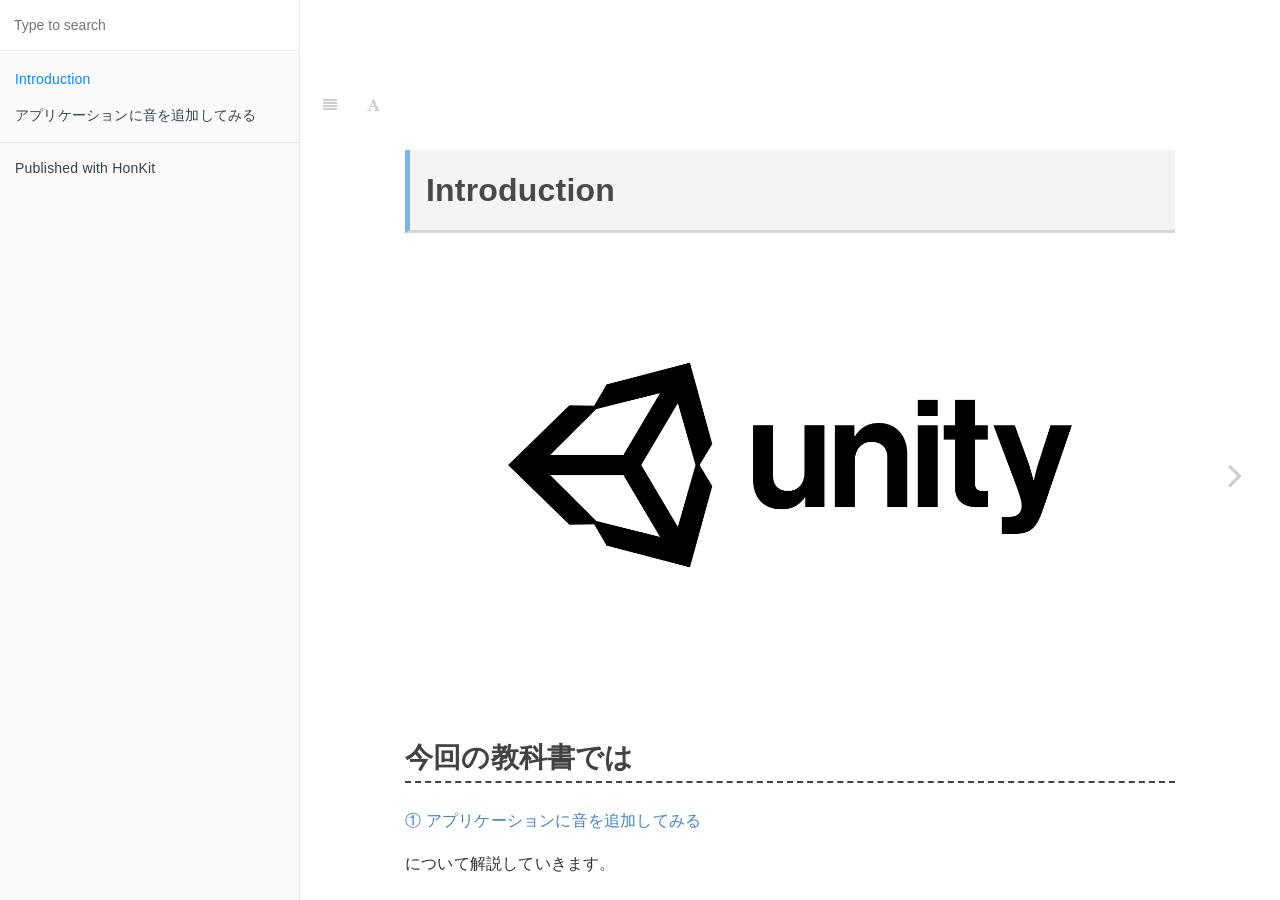
<file: _book/index.html>
<!DOCTYPE HTML>
<html lang="" >
    <head>
        <meta charset="UTF-8">
        <title>Introduction · HonKit</title>
        <meta http-equiv="X-UA-Compatible" content="IE=edge" />
        <meta name="description" content="">
        <meta name="generator" content="HonKit 3.6.15">
        
        
        
    
    <link rel="stylesheet" href="gitbook/style.css">

    
            
                
                <link rel="stylesheet" href="gitbook/gitbook-plugin-highlight/website.css">
                
            
                
                <link rel="stylesheet" href="gitbook/gitbook-plugin-search/search.css">
                
            
                
                <link rel="stylesheet" href="gitbook/gitbook-plugin-fontsettings/website.css">
                
            
        

    

    
        
        <link rel="stylesheet" href="styles/website.css">
        
    
        
    
        
    
        
    
        
    
        
    

        
    
    
    <meta name="HandheldFriendly" content="true"/>
    <meta name="viewport" content="width=device-width, initial-scale=1, user-scalable=no">
    <meta name="apple-mobile-web-app-capable" content="yes">
    <meta name="apple-mobile-web-app-status-bar-style" content="black">
    <link rel="apple-touch-icon-precomposed" sizes="152x152" href="gitbook/images/apple-touch-icon-precomposed-152.png">
    <link rel="shortcut icon" href="gitbook/images/favicon.ico" type="image/x-icon">

    
    <link rel="next" href="page1.html" />
    
    

    </head>
    <body>
        
<div class="book honkit-cloak">
    <div class="book-summary">
        
            
<div id="book-search-input" role="search">
    <input type="text" placeholder="Type to search" />
</div>

            
                <nav role="navigation">
                


<ul class="summary">
    
    

    

    
        
        
    
        <li class="chapter active" data-level="1.1" data-path="./">
            
                <a href="./">
            
                    
                    Introduction
            
                </a>
            

            
        </li>
    
        <li class="chapter " data-level="1.2" data-path="page1.html">
            
                <a href="page1.html">
            
                    
                    アプリケーションに音を追加してみる
            
                </a>
            

            
        </li>
    

    

    <li class="divider"></li>

    <li>
        <a href="https://github.com/honkit/honkit" target="blank" class="gitbook-link">
            Published with HonKit
        </a>
    </li>
</ul>


                </nav>
            
        
    </div>

    <div class="book-body">
        
            <div class="body-inner">
                
                    

<div class="book-header" role="navigation">
    

    <!-- Title -->
    <h1>
        <i class="fa fa-circle-o-notch fa-spin"></i>
        <a href="." >Introduction</a>
    </h1>
</div>




                    <div class="page-wrapper" tabindex="-1" role="main">
                        <div class="page-inner">
                            
<div id="book-search-results">
    <div class="search-noresults">
    
                                <section class="normal markdown-section">
                                
                                <h1 id="introduction">Introduction</h1>
<p><img src="img/unity-masterbrand-black.png" alt=""></p>
<h2 id="今回の教科書では">今回の教科書では</h2>
<p><a href="page1.html">① アプリケーションに音を追加してみる</a></p>
<!-- [② VRメニューの作成](page2.md) -->
<p>について解説していきます。</p>

                                
                                </section>
                            
    </div>
    <div class="search-results">
        <div class="has-results">
            
            <h1 class="search-results-title"><span class='search-results-count'></span> results matching "<span class='search-query'></span>"</h1>
            <ul class="search-results-list"></ul>
            
        </div>
        <div class="no-results">
            
            <h1 class="search-results-title">No results matching "<span class='search-query'></span>"</h1>
            
        </div>
    </div>
</div>

                        </div>
                    </div>
                
            </div>

            
                
                
                <a href="page1.html" class="navigation navigation-next navigation-unique" aria-label="Next page: アプリケーションに音を追加してみる">
                    <i class="fa fa-angle-right"></i>
                </a>
                
            
        
    </div>

    <script>
        var gitbook = gitbook || [];
        gitbook.push(function() {
            gitbook.page.hasChanged({"page":{"title":"Introduction","level":"1.1","depth":1,"next":{"title":"アプリケーションに音を追加してみる","level":"1.2","depth":1,"path":"page1.md","ref":"./page1.md","articles":[]},"dir":"ltr"},"config":{"gitbook":"*","theme":"default","variables":{},"plugins":["livereload"],"pluginsConfig":{"livereload":{},"highlight":{},"search":{},"lunr":{"maxIndexSize":1000000,"ignoreSpecialCharacters":false},"fontsettings":{"theme":"white","family":"sans","size":2},"theme-default":{"styles":{"website":"styles/website.css","pdf":"styles/pdf.css","epub":"styles/epub.css","mobi":"styles/mobi.css","ebook":"styles/ebook.css","print":"styles/print.css"},"showLevel":false}},"structure":{"langs":"LANGS.md","readme":"README.md","glossary":"GLOSSARY.md","summary":"SUMMARY.md"},"pdf":{"pageNumbers":true,"fontSize":12,"fontFamily":"Arial","paperSize":"a4","chapterMark":"pagebreak","pageBreaksBefore":"/","margin":{"right":62,"left":62,"top":56,"bottom":56},"embedFonts":false},"styles":{"website":"styles/website.css","pdf":"styles/pdf.css","epub":"styles/epub.css","mobi":"styles/mobi.css","ebook":"styles/ebook.css","print":"styles/print.css"}},"file":{"path":"README.md","mtime":"2021-04-04T06:56:42.258Z","type":"markdown"},"gitbook":{"version":"3.6.15","time":"2021-04-04T12:47:52.709Z"},"basePath":".","book":{"language":""}});
        });
    </script>
</div>

        
    <noscript>
        <style>
            .honkit-cloak {
                display: block !important;
            }
        </style>
    </noscript>
    <script>
        // Restore sidebar state as critical path for prevent layout shift
        function __init__getSidebarState(defaultValue){
            var baseKey = "";
            var key = baseKey + ":sidebar";
            try {
                var value = localStorage[key];
                if (value === undefined) {
                    return defaultValue;
                }
                var parsed = JSON.parse(value);
                return parsed == null ? defaultValue : parsed;
            } catch (e) {
                return defaultValue;
            }
        }
        function __init__restoreLastSidebarState() {
            var isMobile = window.matchMedia("(max-width: 600px)").matches;
            if (isMobile) {
                // Init last state if not mobile
                return;
            }
            var sidebarState = __init__getSidebarState(true);
            var book = document.querySelector(".book");
            // Show sidebar if it enabled
            if (sidebarState && book) {
                book.classList.add("without-animation", "with-summary");
            }
        }

        try {
            __init__restoreLastSidebarState();
        } finally {
            var book = document.querySelector(".book");
            book.classList.remove("honkit-cloak");
        }
    </script>
    <script src="gitbook/gitbook.js"></script>
    <script src="gitbook/theme.js"></script>
    
        
        <script src="gitbook/gitbook-plugin-livereload/plugin.js"></script>
        
    
        
        <script src="gitbook/gitbook-plugin-search/search-engine.js"></script>
        
    
        
        <script src="gitbook/gitbook-plugin-search/search.js"></script>
        
    
        
        <script src="gitbook/gitbook-plugin-lunr/lunr.min.js"></script>
        
    
        
        <script src="gitbook/gitbook-plugin-lunr/search-lunr.js"></script>
        
    
        
        <script src="gitbook/gitbook-plugin-fontsettings/fontsettings.js"></script>
        
    

    </body>
</html>
</file>
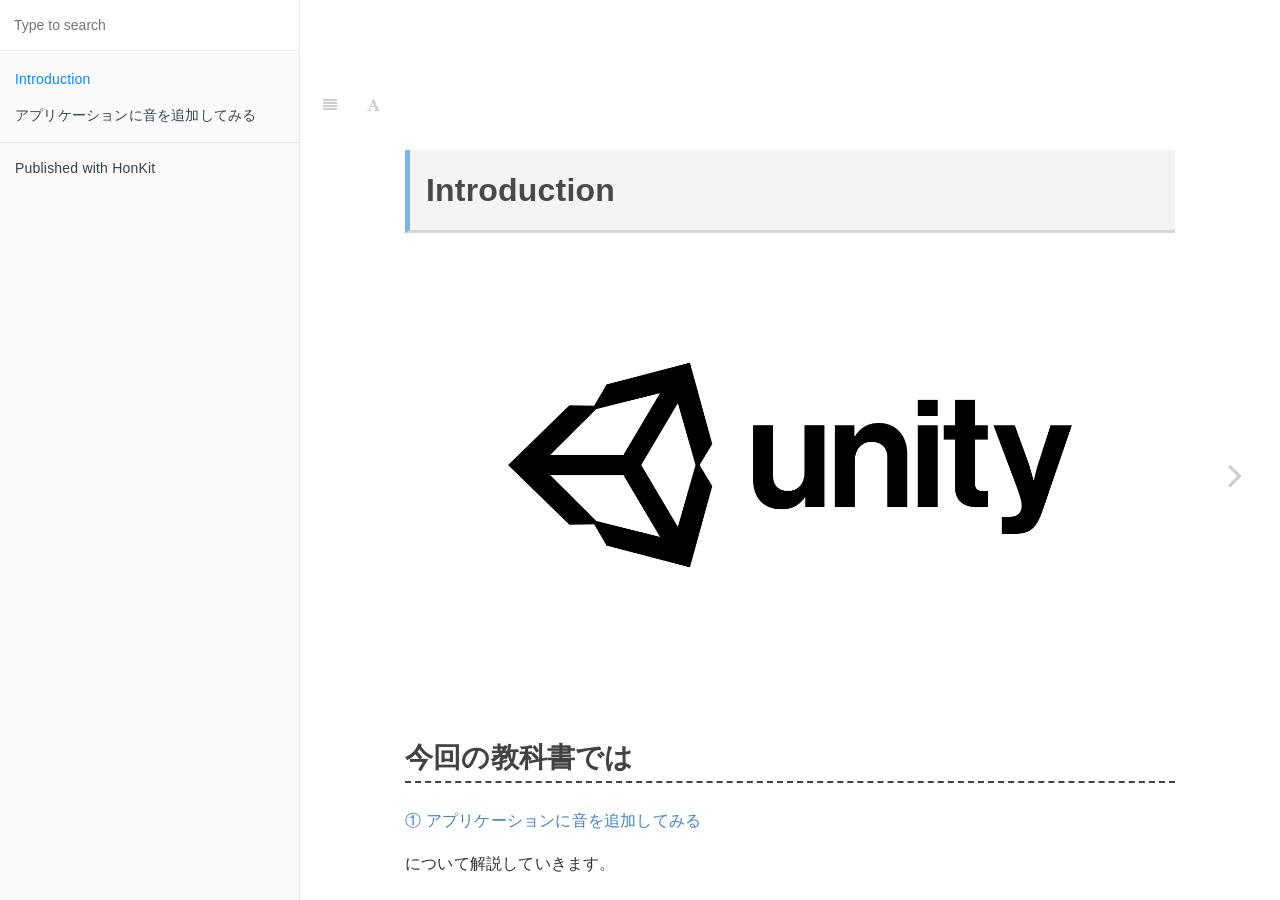
<file: docs/index.html>
<!DOCTYPE HTML>
<html lang="" >
    <head>
        <meta charset="UTF-8">
        <title>Introduction · HonKit</title>
        <meta http-equiv="X-UA-Compatible" content="IE=edge" />
        <meta name="description" content="">
        <meta name="generator" content="HonKit 3.6.15">
        
        
        
    
    <link rel="stylesheet" href="gitbook/style.css">

    
            
                
                <link rel="stylesheet" href="gitbook/gitbook-plugin-highlight/website.css">
                
            
                
                <link rel="stylesheet" href="gitbook/gitbook-plugin-search/search.css">
                
            
                
                <link rel="stylesheet" href="gitbook/gitbook-plugin-fontsettings/website.css">
                
            
        

    

    
        
        <link rel="stylesheet" href="styles/website.css">
        
    
        
    
        
    
        
    
        
    
        
    

        
    
    
    <meta name="HandheldFriendly" content="true"/>
    <meta name="viewport" content="width=device-width, initial-scale=1, user-scalable=no">
    <meta name="apple-mobile-web-app-capable" content="yes">
    <meta name="apple-mobile-web-app-status-bar-style" content="black">
    <link rel="apple-touch-icon-precomposed" sizes="152x152" href="gitbook/images/apple-touch-icon-precomposed-152.png">
    <link rel="shortcut icon" href="gitbook/images/favicon.ico" type="image/x-icon">

    
    <link rel="next" href="page1.html" />
    
    

    </head>
    <body>
        
<div class="book honkit-cloak">
    <div class="book-summary">
        
            
<div id="book-search-input" role="search">
    <input type="text" placeholder="Type to search" />
</div>

            
                <nav role="navigation">
                


<ul class="summary">
    
    

    

    
        
        
    
        <li class="chapter active" data-level="1.1" data-path="./">
            
                <a href="./">
            
                    
                    Introduction
            
                </a>
            

            
        </li>
    
        <li class="chapter " data-level="1.2" data-path="page1.html">
            
                <a href="page1.html">
            
                    
                    アプリケーションに音を追加してみる
            
                </a>
            

            
        </li>
    

    

    <li class="divider"></li>

    <li>
        <a href="https://github.com/honkit/honkit" target="blank" class="gitbook-link">
            Published with HonKit
        </a>
    </li>
</ul>


                </nav>
            
        
    </div>

    <div class="book-body">
        
            <div class="body-inner">
                
                    

<div class="book-header" role="navigation">
    

    <!-- Title -->
    <h1>
        <i class="fa fa-circle-o-notch fa-spin"></i>
        <a href="." >Introduction</a>
    </h1>
</div>




                    <div class="page-wrapper" tabindex="-1" role="main">
                        <div class="page-inner">
                            
<div id="book-search-results">
    <div class="search-noresults">
    
                                <section class="normal markdown-section">
                                
                                <h1 id="introduction">Introduction</h1>
<p><img src="img/unity-masterbrand-black.png" alt=""></p>
<h2 id="今回の教科書では">今回の教科書では</h2>
<p><a href="page1.html">① アプリケーションに音を追加してみる</a></p>
<!-- [② VRメニューの作成](page2.md) -->
<p>について解説していきます。</p>

                                
                                </section>
                            
    </div>
    <div class="search-results">
        <div class="has-results">
            
            <h1 class="search-results-title"><span class='search-results-count'></span> results matching "<span class='search-query'></span>"</h1>
            <ul class="search-results-list"></ul>
            
        </div>
        <div class="no-results">
            
            <h1 class="search-results-title">No results matching "<span class='search-query'></span>"</h1>
            
        </div>
    </div>
</div>

                        </div>
                    </div>
                
            </div>

            
                
                
                <a href="page1.html" class="navigation navigation-next navigation-unique" aria-label="Next page: アプリケーションに音を追加してみる">
                    <i class="fa fa-angle-right"></i>
                </a>
                
            
        
    </div>

    <script>
        var gitbook = gitbook || [];
        gitbook.push(function() {
            gitbook.page.hasChanged({"page":{"title":"Introduction","level":"1.1","depth":1,"next":{"title":"アプリケーションに音を追加してみる","level":"1.2","depth":1,"path":"page1.md","ref":"./page1.md","articles":[]},"dir":"ltr"},"config":{"gitbook":"*","theme":"default","variables":{},"plugins":[],"pluginsConfig":{"highlight":{},"search":{},"lunr":{"maxIndexSize":1000000,"ignoreSpecialCharacters":false},"fontsettings":{"theme":"white","family":"sans","size":2},"theme-default":{"styles":{"website":"styles/website.css","pdf":"styles/pdf.css","epub":"styles/epub.css","mobi":"styles/mobi.css","ebook":"styles/ebook.css","print":"styles/print.css"},"showLevel":false}},"structure":{"langs":"LANGS.md","readme":"README.md","glossary":"GLOSSARY.md","summary":"SUMMARY.md"},"pdf":{"pageNumbers":true,"fontSize":12,"fontFamily":"Arial","paperSize":"a4","chapterMark":"pagebreak","pageBreaksBefore":"/","margin":{"right":62,"left":62,"top":56,"bottom":56},"embedFonts":false},"styles":{"website":"styles/website.css","pdf":"styles/pdf.css","epub":"styles/epub.css","mobi":"styles/mobi.css","ebook":"styles/ebook.css","print":"styles/print.css"}},"file":{"path":"README.md","mtime":"2021-04-04T06:56:42.258Z","type":"markdown"},"gitbook":{"version":"3.6.15","time":"2021-04-04T13:22:54.200Z"},"basePath":".","book":{"language":""}});
        });
    </script>
</div>

        
    <noscript>
        <style>
            .honkit-cloak {
                display: block !important;
            }
        </style>
    </noscript>
    <script>
        // Restore sidebar state as critical path for prevent layout shift
        function __init__getSidebarState(defaultValue){
            var baseKey = "";
            var key = baseKey + ":sidebar";
            try {
                var value = localStorage[key];
                if (value === undefined) {
                    return defaultValue;
                }
                var parsed = JSON.parse(value);
                return parsed == null ? defaultValue : parsed;
            } catch (e) {
                return defaultValue;
            }
        }
        function __init__restoreLastSidebarState() {
            var isMobile = window.matchMedia("(max-width: 600px)").matches;
            if (isMobile) {
                // Init last state if not mobile
                return;
            }
            var sidebarState = __init__getSidebarState(true);
            var book = document.querySelector(".book");
            // Show sidebar if it enabled
            if (sidebarState && book) {
                book.classList.add("without-animation", "with-summary");
            }
        }

        try {
            __init__restoreLastSidebarState();
        } finally {
            var book = document.querySelector(".book");
            book.classList.remove("honkit-cloak");
        }
    </script>
    <script src="gitbook/gitbook.js"></script>
    <script src="gitbook/theme.js"></script>
    
        
        <script src="gitbook/gitbook-plugin-search/search-engine.js"></script>
        
    
        
        <script src="gitbook/gitbook-plugin-search/search.js"></script>
        
    
        
        <script src="gitbook/gitbook-plugin-lunr/lunr.min.js"></script>
        
    
        
        <script src="gitbook/gitbook-plugin-lunr/search-lunr.js"></script>
        
    
        
        <script src="gitbook/gitbook-plugin-fontsettings/fontsettings.js"></script>
        
    

    </body>
</html>
</file>
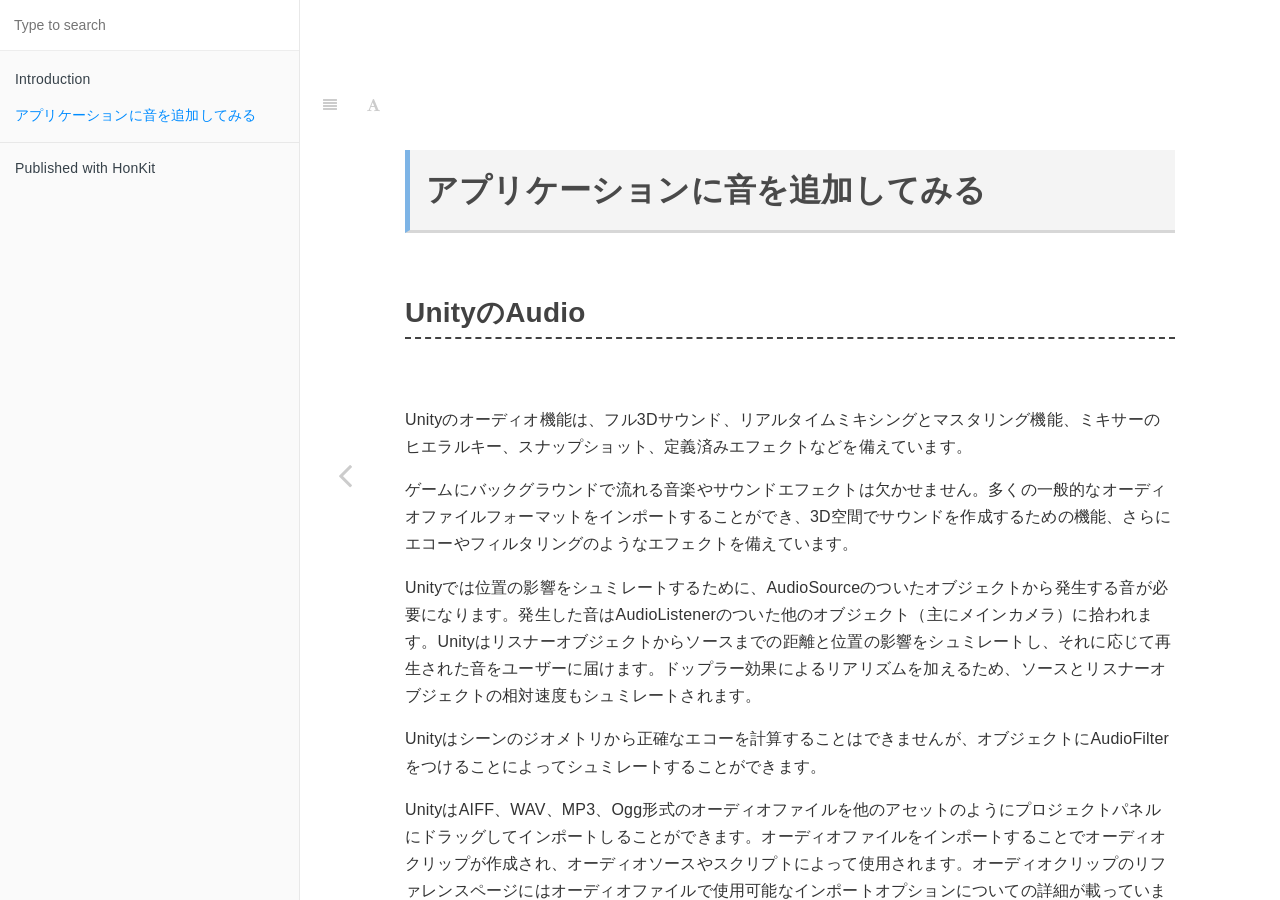
<file: _book/page1.html>
<!DOCTYPE HTML>
<html lang="" >
    <head>
        <meta charset="UTF-8">
        <title>アプリケーションに音を追加してみる · HonKit</title>
        <meta http-equiv="X-UA-Compatible" content="IE=edge" />
        <meta name="description" content="">
        <meta name="generator" content="HonKit 3.6.15">
        
        
        
    
    <link rel="stylesheet" href="gitbook/style.css">

    
            
                
                <link rel="stylesheet" href="gitbook/gitbook-plugin-highlight/website.css">
                
            
                
                <link rel="stylesheet" href="gitbook/gitbook-plugin-search/search.css">
                
            
                
                <link rel="stylesheet" href="gitbook/gitbook-plugin-fontsettings/website.css">
                
            
        

    

    
        
        <link rel="stylesheet" href="styles/website.css">
        
    
        
    
        
    
        
    
        
    
        
    

        
    
    
    <meta name="HandheldFriendly" content="true"/>
    <meta name="viewport" content="width=device-width, initial-scale=1, user-scalable=no">
    <meta name="apple-mobile-web-app-capable" content="yes">
    <meta name="apple-mobile-web-app-status-bar-style" content="black">
    <link rel="apple-touch-icon-precomposed" sizes="152x152" href="gitbook/images/apple-touch-icon-precomposed-152.png">
    <link rel="shortcut icon" href="gitbook/images/favicon.ico" type="image/x-icon">

    
    
    <link rel="prev" href="./" />
    

    </head>
    <body>
        
<div class="book honkit-cloak">
    <div class="book-summary">
        
            
<div id="book-search-input" role="search">
    <input type="text" placeholder="Type to search" />
</div>

            
                <nav role="navigation">
                


<ul class="summary">
    
    

    

    
        
        
    
        <li class="chapter " data-level="1.1" data-path="./">
            
                <a href="./">
            
                    
                    Introduction
            
                </a>
            

            
        </li>
    
        <li class="chapter active" data-level="1.2" data-path="page1.html">
            
                <a href="page1.html">
            
                    
                    アプリケーションに音を追加してみる
            
                </a>
            

            
        </li>
    

    

    <li class="divider"></li>

    <li>
        <a href="https://github.com/honkit/honkit" target="blank" class="gitbook-link">
            Published with HonKit
        </a>
    </li>
</ul>


                </nav>
            
        
    </div>

    <div class="book-body">
        
            <div class="body-inner">
                
                    

<div class="book-header" role="navigation">
    

    <!-- Title -->
    <h1>
        <i class="fa fa-circle-o-notch fa-spin"></i>
        <a href="." >アプリケーションに音を追加してみる</a>
    </h1>
</div>




                    <div class="page-wrapper" tabindex="-1" role="main">
                        <div class="page-inner">
                            
<div id="book-search-results">
    <div class="search-noresults">
    
                                <section class="normal markdown-section">
                                
                                <h1 id="アプリケーションに音を追加してみる">アプリケーションに音を追加してみる</h1>
<h2 id="unityのaudio">UnityのAudio</h2>
<p><br></p>
<p>Unityのオーディオ機能は、フル3Dサウンド、リアルタイムミキシングとマスタリング機能、ミキサーのヒエラルキー、スナップショット、定義済みエフェクトなどを備えています。</p>
<p>ゲームにバックグラウンドで流れる音楽やサウンドエフェクトは欠かせません。多くの一般的なオーディオファイルフォーマットをインポートすることができ、3D空間でサウンドを作成するための機能、さらにエコーやフィルタリングのようなエフェクトを備えています。</p>
<p>Unityでは位置の影響をシュミレートするために、AudioSourceのついたオブジェクトから発生する音が必要になります。発生した音はAudioListenerのついた他のオブジェクト（主にメインカメラ）に拾われます。Unityはリスナーオブジェクトからソースまでの距離と位置の影響をシュミレートし、それに応じて再生された音をユーザーに届けます。ドップラー効果によるリアリズムを加えるため、ソースとリスナーオブジェクトの相対速度もシュミレートされます。</p>
<p>Unityはシーンのジオメトリから正確なエコーを計算することはできませんが、オブジェクトにAudioFilterをつけることによってシュミレートすることができます。</p>
<p>UnityはAIFF、WAV、MP3、Ogg形式のオーディオファイルを他のアセットのようにプロジェクトパネルにドラッグしてインポートしることができます。オーディオファイルをインポートすることでオーディオクリップが作成され、オーディオソースやスクリプトによって使用されます。オーディオクリップのリファレンスページにはオーディオファイルで使用可能なインポートオプションについての詳細が載っています。</p>
<p><br></p>
<h2 id="bgmを追加してみよう">BGMを追加してみよう</h2>
<p>まず初めにアプリケーション内で常に再生されるBGMをつけてみたいと思います。</p>
<p>Unityのプロジェクトを開き、BGMとして流すための音データをインポートしてください。</p>
<p>音データはUnityのアセットストアからダウンロードしても構いませんし、別のサイトからダウンロードして使用しても構いません。<br>著作権にのみ気をつけてください。</p>
<p>形式は上記に書いてあるものを使用します。</p>
<p><br></p>
<p><img src="img/image1-1.png" alt=""></p>
<p>音データをUnityのAssetsフォルダにインポートしたら新規でSoundsフォルダを作成し、その中に格納してください。</p>
<p>そしてその音データをヒエラルキーウィンドウにドラッグ&amp;ドロップしましょう。</p>
<p>そうすると上記の画像のように音データがUnityのシーン内に配置されます。</p>
<p><br></p>
<p><img src="img/image1-2.png" alt=""></p>
<p>インスペクターウィンドウを見てみると、このように自動的にAudioSourceコンポーネントが追加されています。
デフォルトで「Play On Awake」のチェックがついているかと思います。<br>これはこのシーンが開いた時に自動的にこの音データを再生させることができるようにするという意味です。</p>
<p>今回はBGMなのでその下の「Loop」にもチェックを入れてください。<br>これでこの音データをループで再生させることができます。</p>
<p>このままだと少しBGMが大きすぎるので、下のVolumeを調整してください。</p>
<p>ここまで終わったら、一度実行してみましょう。</p>
<p>無事にBGMが鳴っていれば成功です。</p>
<p><br></p>
<h2 id="効果音を追加してみよう">効果音を追加してみよう</h2>
<p>無事BGMが鳴ったので、次は効果音を鳴らしてみたと思います。</p>
<p>今回は単純にプレイヤーが壁に当たったら当たったような効果音を再生するようにしたいと思います。これを応用すれば、例えば家具に当たった場合の音や、メニューの操作音等を自由に設定することができます。</p>
<p>効果音を追加するに当たって、まずはプレイヤーを配置する必要があります。</p>
<p>プレイヤーの配置方法や移動方法などは<a href="https://hinode000jp.github.io/UnityTextBook3/page1.html" target="_blank">こちら</a>の教科書を参考に作成してください。</p>
<p><img src="img/image1-3.png" alt=""></p>
<p>教科書をみながら作成してもらえれば、このようにキーボードとマウスで操作できるプレイヤーを作成できているかと思います。  </p>
<p><br></p>
<h3 id="効果音をインポート">効果音をインポート</h3>
<p><img src="img/image1-4.png" alt=""></p>
<p>まずは壁にぶつかった時の効果音をUnityのアセットストアか別のサイトなどからインポートしてください。</p>
<p>そしてSoundsフォルダに格納しておきましょう。</p>
<p><br></p>
<p><img src="img/image1-5.png" alt=""></p>
<p>次にPlayerとなるカプセルにAudioSourceコンポーネントをアタッチします。<br>今回は当たった時に効果音を鳴らすので、Play On Awakeのチェックは外しておきましょう。<br>そしてAUdioSourceコンポーネント内のAudioClipの場所にプロジェクトウィンドウから今回再生する効果音をドラッグ&amp;ドロップしてください。</p>
<p>ここでもボリューム等を調整しておきます。（実際に聞いてから修正しても構いません）</p>
<p>AudioSourceは音を再生するためのプレイヤーのような役割を果たします。</p>
<p><br></p>
<p>次にVisualStudioでPlayerControllerスクリプトを開き、コードを以下のように変更してください。</p>
<pre><code class="lang-c#"><span class="hljs-keyword">using</span> System.Collections;
<span class="hljs-keyword">using</span> System.Collections.Generic;
<span class="hljs-keyword">using</span> UnityEngine;

<span class="hljs-keyword">public</span> <span class="hljs-keyword">class</span> <span class="hljs-title">PlayerController</span> : <span class="hljs-title">MonoBehaviour</span>
{
    <span class="hljs-keyword">public</span> <span class="hljs-built_in">float</span> speed = <span class="hljs-number">0.02f</span>;
    AudioSource audioSource;

    <span class="hljs-function"><span class="hljs-keyword">private</span> <span class="hljs-keyword">void</span> <span class="hljs-title">Start</span>(<span class="hljs-params"></span>)</span>
    {
        audioSource = GetComponent&lt;AudioSource&gt;();
    }

    <span class="hljs-comment">// Update is called once per frame</span>
    <span class="hljs-function"><span class="hljs-keyword">void</span> <span class="hljs-title">Update</span>(<span class="hljs-params"></span>)</span>
    {
        <span class="hljs-built_in">float</span> x = Input.GetAxis(<span class="hljs-string">&quot;Horizontal&quot;</span>);
        <span class="hljs-built_in">float</span> z = Input.GetAxis(<span class="hljs-string">&quot;Vertical&quot;</span>);

        transform.Translate(x * speed, <span class="hljs-number">0.0f</span>, z * speed);
    }

    <span class="hljs-function"><span class="hljs-keyword">private</span> <span class="hljs-keyword">void</span> <span class="hljs-title">OnCollisionEnter</span>(<span class="hljs-params">Collision collision</span>)</span>
    {
        <span class="hljs-keyword">if</span> (collision.gameObject.CompareTag(<span class="hljs-string">&quot;Wall&quot;</span>))
        {
            audioSource.Play();
        }
    }
}
</code></pre>
<p><code>AudioSource audioSource;</code>で AudioSource型の変数を定義し、Startメソッド内でカプセルについているAudioSourceを取得しています。</p>
<p>次に<code>private void OnCollisionEnter(Collision collision)</code>でオブジェクト通しの衝突が発生した時にこちらのメソッドが実行されるようにします。</p>
<p>そして<code>if (collision.gameObject.CompareTag(&quot;Wall&quot;))</code>でもしカプセルと衝突したオブジェクトのタグがWallだった場合という条件下で、<code>audioSource.Play();</code>というコードで効果音を再生するようにしています。
ここまで書けたらコードを保存してUnityに戻りましょう。</p>
<p><img src="img/image1-6.png" alt=""></p>
<p>最後に壁のオブジェクト全てに「Wall」という名前のタグを作成し追加してください。<br>ここまでできたら一度実行してみましょう。  </p>
<p>プレイヤーが壁にぶつかった時に効果音が流れていれば成功です。</p>

                                
                                </section>
                            
    </div>
    <div class="search-results">
        <div class="has-results">
            
            <h1 class="search-results-title"><span class='search-results-count'></span> results matching "<span class='search-query'></span>"</h1>
            <ul class="search-results-list"></ul>
            
        </div>
        <div class="no-results">
            
            <h1 class="search-results-title">No results matching "<span class='search-query'></span>"</h1>
            
        </div>
    </div>
</div>

                        </div>
                    </div>
                
            </div>

            
                
                <a href="./" class="navigation navigation-prev navigation-unique" aria-label="Previous page: Introduction">
                    <i class="fa fa-angle-left"></i>
                </a>
                
                
            
        
    </div>

    <script>
        var gitbook = gitbook || [];
        gitbook.push(function() {
            gitbook.page.hasChanged({"page":{"title":"アプリケーションに音を追加してみる","level":"1.2","depth":1,"previous":{"title":"Introduction","level":"1.1","depth":1,"path":"README.md","ref":"README.md","articles":[]},"dir":"ltr"},"config":{"gitbook":"*","theme":"default","variables":{},"plugins":["livereload"],"pluginsConfig":{"livereload":{},"highlight":{},"search":{},"lunr":{"maxIndexSize":1000000,"ignoreSpecialCharacters":false},"fontsettings":{"theme":"white","family":"sans","size":2},"theme-default":{"styles":{"website":"styles/website.css","pdf":"styles/pdf.css","epub":"styles/epub.css","mobi":"styles/mobi.css","ebook":"styles/ebook.css","print":"styles/print.css"},"showLevel":false}},"structure":{"langs":"LANGS.md","readme":"README.md","glossary":"GLOSSARY.md","summary":"SUMMARY.md"},"pdf":{"pageNumbers":true,"fontSize":12,"fontFamily":"Arial","paperSize":"a4","chapterMark":"pagebreak","pageBreaksBefore":"/","margin":{"right":62,"left":62,"top":56,"bottom":56},"embedFonts":false},"styles":{"website":"styles/website.css","pdf":"styles/pdf.css","epub":"styles/epub.css","mobi":"styles/mobi.css","ebook":"styles/ebook.css","print":"styles/print.css"}},"file":{"path":"page1.md","mtime":"2021-04-04T12:47:21.277Z","type":"markdown"},"gitbook":{"version":"3.6.15","time":"2021-04-04T12:47:52.709Z"},"basePath":".","book":{"language":""}});
        });
    </script>
</div>

        
    <noscript>
        <style>
            .honkit-cloak {
                display: block !important;
            }
        </style>
    </noscript>
    <script>
        // Restore sidebar state as critical path for prevent layout shift
        function __init__getSidebarState(defaultValue){
            var baseKey = "";
            var key = baseKey + ":sidebar";
            try {
                var value = localStorage[key];
                if (value === undefined) {
                    return defaultValue;
                }
                var parsed = JSON.parse(value);
                return parsed == null ? defaultValue : parsed;
            } catch (e) {
                return defaultValue;
            }
        }
        function __init__restoreLastSidebarState() {
            var isMobile = window.matchMedia("(max-width: 600px)").matches;
            if (isMobile) {
                // Init last state if not mobile
                return;
            }
            var sidebarState = __init__getSidebarState(true);
            var book = document.querySelector(".book");
            // Show sidebar if it enabled
            if (sidebarState && book) {
                book.classList.add("without-animation", "with-summary");
            }
        }

        try {
            __init__restoreLastSidebarState();
        } finally {
            var book = document.querySelector(".book");
            book.classList.remove("honkit-cloak");
        }
    </script>
    <script src="gitbook/gitbook.js"></script>
    <script src="gitbook/theme.js"></script>
    
        
        <script src="gitbook/gitbook-plugin-livereload/plugin.js"></script>
        
    
        
        <script src="gitbook/gitbook-plugin-search/search-engine.js"></script>
        
    
        
        <script src="gitbook/gitbook-plugin-search/search.js"></script>
        
    
        
        <script src="gitbook/gitbook-plugin-lunr/lunr.min.js"></script>
        
    
        
        <script src="gitbook/gitbook-plugin-lunr/search-lunr.js"></script>
        
    
        
        <script src="gitbook/gitbook-plugin-fontsettings/fontsettings.js"></script>
        
    

    </body>
</html>
</file>
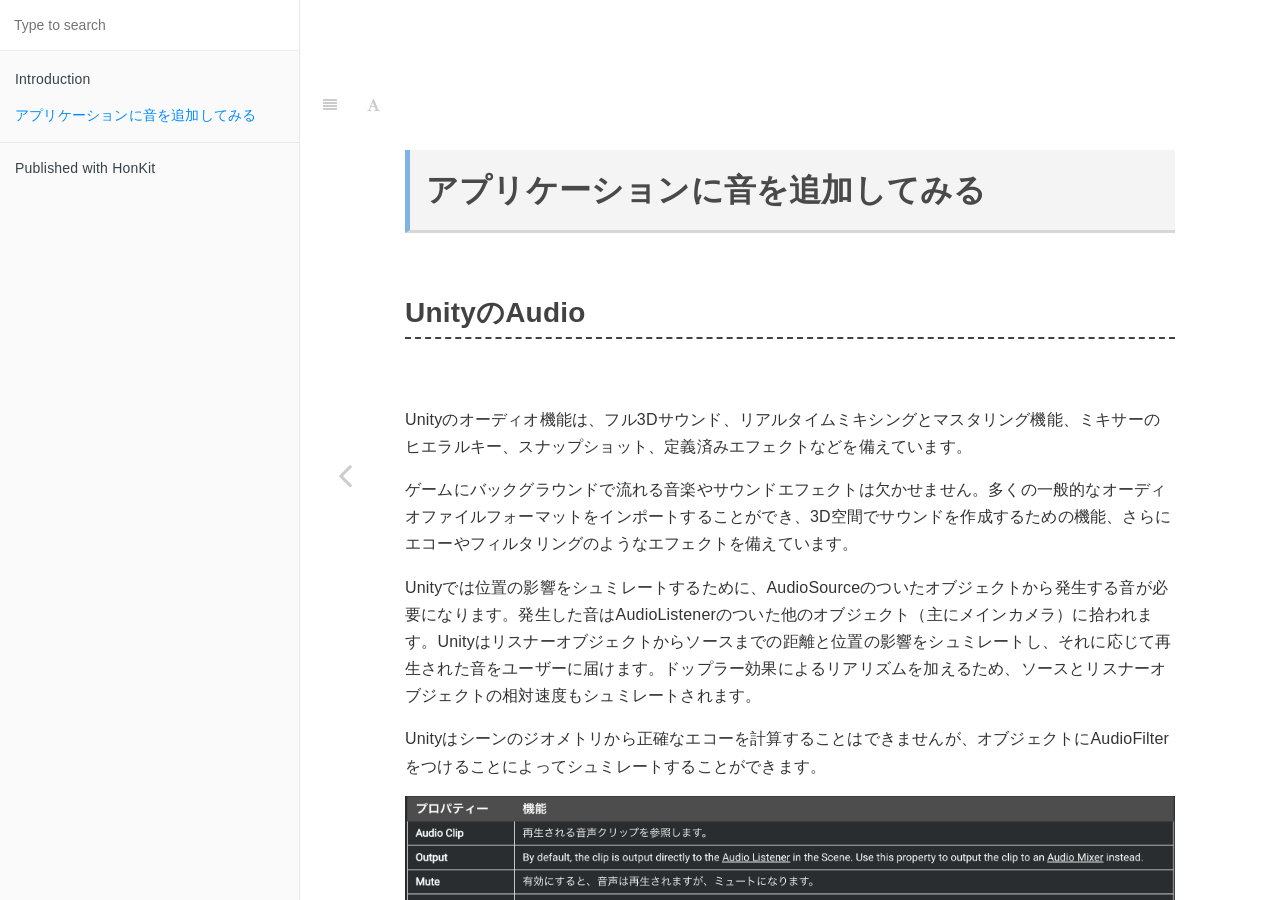
<file: docs/page1.html>
<!DOCTYPE HTML>
<html lang="" >
    <head>
        <meta charset="UTF-8">
        <title>アプリケーションに音を追加してみる · HonKit</title>
        <meta http-equiv="X-UA-Compatible" content="IE=edge" />
        <meta name="description" content="">
        <meta name="generator" content="HonKit 3.6.15">
        
        
        
    
    <link rel="stylesheet" href="gitbook/style.css">

    
            
                
                <link rel="stylesheet" href="gitbook/gitbook-plugin-highlight/website.css">
                
            
                
                <link rel="stylesheet" href="gitbook/gitbook-plugin-search/search.css">
                
            
                
                <link rel="stylesheet" href="gitbook/gitbook-plugin-fontsettings/website.css">
                
            
        

    

    
        
        <link rel="stylesheet" href="styles/website.css">
        
    
        
    
        
    
        
    
        
    
        
    

        
    
    
    <meta name="HandheldFriendly" content="true"/>
    <meta name="viewport" content="width=device-width, initial-scale=1, user-scalable=no">
    <meta name="apple-mobile-web-app-capable" content="yes">
    <meta name="apple-mobile-web-app-status-bar-style" content="black">
    <link rel="apple-touch-icon-precomposed" sizes="152x152" href="gitbook/images/apple-touch-icon-precomposed-152.png">
    <link rel="shortcut icon" href="gitbook/images/favicon.ico" type="image/x-icon">

    
    
    <link rel="prev" href="./" />
    

    </head>
    <body>
        
<div class="book honkit-cloak">
    <div class="book-summary">
        
            
<div id="book-search-input" role="search">
    <input type="text" placeholder="Type to search" />
</div>

            
                <nav role="navigation">
                


<ul class="summary">
    
    

    

    
        
        
    
        <li class="chapter " data-level="1.1" data-path="./">
            
                <a href="./">
            
                    
                    Introduction
            
                </a>
            

            
        </li>
    
        <li class="chapter active" data-level="1.2" data-path="page1.html">
            
                <a href="page1.html">
            
                    
                    アプリケーションに音を追加してみる
            
                </a>
            

            
        </li>
    

    

    <li class="divider"></li>

    <li>
        <a href="https://github.com/honkit/honkit" target="blank" class="gitbook-link">
            Published with HonKit
        </a>
    </li>
</ul>


                </nav>
            
        
    </div>

    <div class="book-body">
        
            <div class="body-inner">
                
                    

<div class="book-header" role="navigation">
    

    <!-- Title -->
    <h1>
        <i class="fa fa-circle-o-notch fa-spin"></i>
        <a href="." >アプリケーションに音を追加してみる</a>
    </h1>
</div>




                    <div class="page-wrapper" tabindex="-1" role="main">
                        <div class="page-inner">
                            
<div id="book-search-results">
    <div class="search-noresults">
    
                                <section class="normal markdown-section">
                                
                                <h1 id="アプリケーションに音を追加してみる">アプリケーションに音を追加してみる</h1>
<h2 id="unityのaudio">UnityのAudio</h2>
<p><br></p>
<p>Unityのオーディオ機能は、フル3Dサウンド、リアルタイムミキシングとマスタリング機能、ミキサーのヒエラルキー、スナップショット、定義済みエフェクトなどを備えています。</p>
<p>ゲームにバックグラウンドで流れる音楽やサウンドエフェクトは欠かせません。多くの一般的なオーディオファイルフォーマットをインポートすることができ、3D空間でサウンドを作成するための機能、さらにエコーやフィルタリングのようなエフェクトを備えています。</p>
<p>Unityでは位置の影響をシュミレートするために、AudioSourceのついたオブジェクトから発生する音が必要になります。発生した音はAudioListenerのついた他のオブジェクト（主にメインカメラ）に拾われます。Unityはリスナーオブジェクトからソースまでの距離と位置の影響をシュミレートし、それに応じて再生された音をユーザーに届けます。ドップラー効果によるリアリズムを加えるため、ソースとリスナーオブジェクトの相対速度もシュミレートされます。</p>
<p>Unityはシーンのジオメトリから正確なエコーを計算することはできませんが、オブジェクトにAudioFilterをつけることによってシュミレートすることができます。</p>
<p><img src="img/image-sound.png" alt=""></p>
<p>UnityはAIFF、WAV、MP3、Ogg形式のオーディオファイルを他のアセットのようにプロジェクトパネルにドラッグしてインポートしることができます。オーディオファイルをインポートすることでオーディオクリップが作成され、オーディオソースやスクリプトによって使用されます。オーディオクリップのリファレンスページにはオーディオファイルで使用可能なインポートオプションについての詳細が載っています。</p>
<p><br></p>
<h2 id="bgmを追加してみよう">BGMを追加してみよう</h2>
<p>まず初めにアプリケーション内で常に再生されるBGMをつけてみたいと思います。</p>
<p>Unityのプロジェクトを開き、BGMとして流すための音データをインポートしてください。</p>
<p>音データはUnityのアセットストアからダウンロードしても構いませんし、別のサイトからダウンロードして使用しても構いません。<br>著作権にのみ気をつけてください。</p>
<p>形式は上記に書いてあるものを使用します。</p>
<p><br></p>
<p><img src="img/image1-1.png" alt=""></p>
<p>音データをUnityのAssetsフォルダにインポートしたら新規でSoundsフォルダを作成し、その中に格納してください。</p>
<p>そしてその音データをヒエラルキーウィンドウにドラッグ&amp;ドロップしましょう。</p>
<p>そうすると上記の画像のように音データがUnityのシーン内に配置されます。</p>
<p><br></p>
<p><img src="img/image1-2.png" alt=""></p>
<p>インスペクターウィンドウを見てみると、このように自動的にAudioSourceコンポーネントが追加されています。
デフォルトで「Play On Awake」のチェックがついているかと思います。<br>これはこのシーンが開いた時に自動的にこの音データを再生させることができるようにするという意味です。</p>
<p>今回はBGMなのでその下の「Loop」にもチェックを入れてください。<br>これでこの音データをループで再生させることができます。</p>
<p>このままだと少しBGMが大きすぎるので、下のVolumeを調整してください。</p>
<p>ここまで終わったら、一度実行してみましょう。</p>
<p>無事にBGMが鳴っていれば成功です。</p>
<p><br></p>
<h2 id="効果音を追加してみよう">効果音を追加してみよう</h2>
<p>無事BGMが鳴ったので、次は効果音を鳴らしてみたと思います。</p>
<p>今回は単純にプレイヤーが壁に当たったら当たったような効果音を再生するようにしたいと思います。これを応用すれば、例えば家具に当たった場合の音や、メニューの操作音等を自由に設定することができます。</p>
<p>効果音を追加するに当たって、まずはプレイヤーを配置する必要があります。</p>
<p>プレイヤーの配置方法や移動方法などは<a href="https://hinode000jp.github.io/UnityTextBook3/page1.html" target="_blank">こちら</a>の教科書を参考に作成してください。</p>
<p><img src="img/image1-3.png" alt=""></p>
<p>教科書をみながら作成してもらえれば、このようにキーボードとマウスで操作できるプレイヤーを作成できているかと思います。  </p>
<p><br></p>
<h3 id="効果音をインポート">効果音をインポート</h3>
<p><img src="img/image1-4.png" alt=""></p>
<p>まずは壁にぶつかった時の効果音をUnityのアセットストアか別のサイトなどからインポートしてください。</p>
<p>そしてSoundsフォルダに格納しておきましょう。</p>
<p><br></p>
<p><img src="img/image1-5.png" alt=""></p>
<p>次にPlayerとなるカプセルにAudioSourceコンポーネントをアタッチします。<br>今回は当たった時に効果音を鳴らすので、Play On Awakeのチェックは外しておきましょう。<br>そしてAUdioSourceコンポーネント内のAudioClipの場所にプロジェクトウィンドウから今回再生する効果音をドラッグ&amp;ドロップしてください。</p>
<p>ここでもボリューム等を調整しておきます。（実際に聞いてから修正しても構いません）</p>
<p>AudioSourceは音を再生するためのプレイヤーのような役割を果たします。</p>
<p><br></p>
<p>次にVisualStudioでPlayerControllerスクリプトを開き、コードを以下のように変更してください。</p>
<pre><code class="lang-c#"><span class="hljs-keyword">using</span> System.Collections;
<span class="hljs-keyword">using</span> System.Collections.Generic;
<span class="hljs-keyword">using</span> UnityEngine;

<span class="hljs-keyword">public</span> <span class="hljs-keyword">class</span> <span class="hljs-title">PlayerController</span> : <span class="hljs-title">MonoBehaviour</span>
{
    <span class="hljs-keyword">public</span> <span class="hljs-built_in">float</span> speed = <span class="hljs-number">0.02f</span>;
    AudioSource audioSource;

    <span class="hljs-function"><span class="hljs-keyword">private</span> <span class="hljs-keyword">void</span> <span class="hljs-title">Start</span>(<span class="hljs-params"></span>)</span>
    {
        audioSource = GetComponent&lt;AudioSource&gt;();
    }

    <span class="hljs-comment">// Update is called once per frame</span>
    <span class="hljs-function"><span class="hljs-keyword">void</span> <span class="hljs-title">Update</span>(<span class="hljs-params"></span>)</span>
    {
        <span class="hljs-built_in">float</span> x = Input.GetAxis(<span class="hljs-string">&quot;Horizontal&quot;</span>);
        <span class="hljs-built_in">float</span> z = Input.GetAxis(<span class="hljs-string">&quot;Vertical&quot;</span>);

        transform.Translate(x * speed, <span class="hljs-number">0.0f</span>, z * speed);
    }

    <span class="hljs-function"><span class="hljs-keyword">private</span> <span class="hljs-keyword">void</span> <span class="hljs-title">OnCollisionEnter</span>(<span class="hljs-params">Collision collision</span>)</span>
    {
        <span class="hljs-keyword">if</span> (collision.gameObject.CompareTag(<span class="hljs-string">&quot;Wall&quot;</span>))
        {
            audioSource.Play();
        }
    }
}
</code></pre>
<p><code>AudioSource audioSource;</code>で AudioSource型の変数を定義し、Startメソッド内でカプセルについているAudioSourceを取得しています。</p>
<p>次に<code>private void OnCollisionEnter(Collision collision)</code>でオブジェクト通しの衝突が発生した時にこちらのメソッドが実行されるようにします。</p>
<p>そして<code>if (collision.gameObject.CompareTag(&quot;Wall&quot;))</code>でもしカプセルと衝突したオブジェクトのタグがWallだった場合という条件下で、<code>audioSource.Play();</code>というコードで効果音を再生するようにしています。
ここまで書けたらコードを保存してUnityに戻りましょう。</p>
<p><img src="img/image1-6.png" alt=""></p>
<p>最後に壁のオブジェクト全てに「Wall」という名前のタグを作成し追加してください。<br>ここまでできたら一度実行してみましょう。  </p>
<p>プレイヤーが壁にぶつかった時に効果音が流れていれば成功です。</p>
<p><br></p>
<h2 id="3dサウンドを追加してみよう">3Dサウンドを追加してみよう</h2>
<p>次に3Dサウンドを使用してみたいと思います。
現在のBGMはシーン内のどこにいても同じ大きさで聞こえますし、効果音はプレイヤー自身から再生されているので音の強弱はありません。しかし3D空間内にいる場合はその音の発生源に近づけば大きくなりますし、遠ざかると音が小さくなるのが通常だと思います。</p>
<p>本来であればVR用の反響させるようなプラグインなどもあるのですが、今回はもっとも簡単な方法、距離に応じて音の強弱を再現できる方法をご紹介します。</p>
<p>どこに音を追加するかは自由ですが、今回は窓に近づくと外の音（鳥の鳴き声や雑踏の音）が聞こえてくるようにしてみたいと思います。</p>
<p>まずは家の外のような音源をUnityにインポートしてください。</p>
<p>私は今回は<a href="https://vsq.co.jp/special/se_environment/" target="_blank">こちら</a>を利用してみました。</p>
<p><img src="img/image1-7.png" alt=""></p>
<p>まずは窓の外に空のゲームオブジェクトを配置します。</p>
<p>次にそのゲームオブジェクトに音データをドラッグ&amp;ドロップしてください。
これで自動的にAudioSourceコンポーネントが追加されました。</p>
<p>次にボリュームを少し小さめにし、「<code>SpatialBlend</code>」を１にしてください。
SpatialBlendは3D エンジンがオーディオソースに影響を与える度合いを設定します。</p>
<p>ある程度修正できたら実行してみましょう。</p>
<p>窓に近づくにつれて音が大きくなっていれば成功です。</p>
<p>少し音が大きすぎて違いが分からない・音が小さすぎるといった場合はパラメーターを微調整してください。</p>
<p><br></p>
<p>今回は簡単にBGMや効果音などを追加しましたが、VRでは専用の<code>VR Audio Spatializers</code>というプラグインもあるので、もっと本格的に音を反響などさせて実装してみたいといった場合はぜひチャレンジしてみましょう！</p>

                                
                                </section>
                            
    </div>
    <div class="search-results">
        <div class="has-results">
            
            <h1 class="search-results-title"><span class='search-results-count'></span> results matching "<span class='search-query'></span>"</h1>
            <ul class="search-results-list"></ul>
            
        </div>
        <div class="no-results">
            
            <h1 class="search-results-title">No results matching "<span class='search-query'></span>"</h1>
            
        </div>
    </div>
</div>

                        </div>
                    </div>
                
            </div>

            
                
                <a href="./" class="navigation navigation-prev navigation-unique" aria-label="Previous page: Introduction">
                    <i class="fa fa-angle-left"></i>
                </a>
                
                
            
        
    </div>

    <script>
        var gitbook = gitbook || [];
        gitbook.push(function() {
            gitbook.page.hasChanged({"page":{"title":"アプリケーションに音を追加してみる","level":"1.2","depth":1,"previous":{"title":"Introduction","level":"1.1","depth":1,"path":"README.md","ref":"README.md","articles":[]},"dir":"ltr"},"config":{"gitbook":"*","theme":"default","variables":{},"plugins":[],"pluginsConfig":{"highlight":{},"search":{},"lunr":{"maxIndexSize":1000000,"ignoreSpecialCharacters":false},"fontsettings":{"theme":"white","family":"sans","size":2},"theme-default":{"styles":{"website":"styles/website.css","pdf":"styles/pdf.css","epub":"styles/epub.css","mobi":"styles/mobi.css","ebook":"styles/ebook.css","print":"styles/print.css"},"showLevel":false}},"structure":{"langs":"LANGS.md","readme":"README.md","glossary":"GLOSSARY.md","summary":"SUMMARY.md"},"pdf":{"pageNumbers":true,"fontSize":12,"fontFamily":"Arial","paperSize":"a4","chapterMark":"pagebreak","pageBreaksBefore":"/","margin":{"right":62,"left":62,"top":56,"bottom":56},"embedFonts":false},"styles":{"website":"styles/website.css","pdf":"styles/pdf.css","epub":"styles/epub.css","mobi":"styles/mobi.css","ebook":"styles/ebook.css","print":"styles/print.css"}},"file":{"path":"page1.md","mtime":"2021-04-04T13:22:44.264Z","type":"markdown"},"gitbook":{"version":"3.6.15","time":"2021-04-04T13:22:54.200Z"},"basePath":".","book":{"language":""}});
        });
    </script>
</div>

        
    <noscript>
        <style>
            .honkit-cloak {
                display: block !important;
            }
        </style>
    </noscript>
    <script>
        // Restore sidebar state as critical path for prevent layout shift
        function __init__getSidebarState(defaultValue){
            var baseKey = "";
            var key = baseKey + ":sidebar";
            try {
                var value = localStorage[key];
                if (value === undefined) {
                    return defaultValue;
                }
                var parsed = JSON.parse(value);
                return parsed == null ? defaultValue : parsed;
            } catch (e) {
                return defaultValue;
            }
        }
        function __init__restoreLastSidebarState() {
            var isMobile = window.matchMedia("(max-width: 600px)").matches;
            if (isMobile) {
                // Init last state if not mobile
                return;
            }
            var sidebarState = __init__getSidebarState(true);
            var book = document.querySelector(".book");
            // Show sidebar if it enabled
            if (sidebarState && book) {
                book.classList.add("without-animation", "with-summary");
            }
        }

        try {
            __init__restoreLastSidebarState();
        } finally {
            var book = document.querySelector(".book");
            book.classList.remove("honkit-cloak");
        }
    </script>
    <script src="gitbook/gitbook.js"></script>
    <script src="gitbook/theme.js"></script>
    
        
        <script src="gitbook/gitbook-plugin-search/search-engine.js"></script>
        
    
        
        <script src="gitbook/gitbook-plugin-search/search.js"></script>
        
    
        
        <script src="gitbook/gitbook-plugin-lunr/lunr.min.js"></script>
        
    
        
        <script src="gitbook/gitbook-plugin-lunr/search-lunr.js"></script>
        
    
        
        <script src="gitbook/gitbook-plugin-fontsettings/fontsettings.js"></script>
        
    

    </body>
</html>
</file>
<file: _book/gitbook/gitbook-plugin-highlight/website.css>
.book .book-body .page-wrapper .page-inner section.normal pre,
.book .book-body .page-wrapper .page-inner section.normal code {
  /* From highlight.js@10.4.1/styles/tomorrow.css */
  /* http://jmblog.github.com/color-themes-for-google-code-highlightjs */
  /* Tomorrow Comment */
  /* Tomorrow Red */
  /* Tomorrow Orange */
  /* Tomorrow Yellow */
  /* Tomorrow Green */
  /* Tomorrow Blue */
  /* Tomorrow Purple */
}
.book .book-body .page-wrapper .page-inner section.normal pre .hljs-comment,
.book .book-body .page-wrapper .page-inner section.normal code .hljs-comment,
.book .book-body .page-wrapper .page-inner section.normal pre .hljs-quote,
.book .book-body .page-wrapper .page-inner section.normal code .hljs-quote {
  color: #8e908c;
}
.book .book-body .page-wrapper .page-inner section.normal pre .hljs-variable,
.book .book-body .page-wrapper .page-inner section.normal code .hljs-variable,
.book .book-body .page-wrapper .page-inner section.normal pre .hljs-template-variable,
.book .book-body .page-wrapper .page-inner section.normal code .hljs-template-variable,
.book .book-body .page-wrapper .page-inner section.normal pre .hljs-tag,
.book .book-body .page-wrapper .page-inner section.normal code .hljs-tag,
.book .book-body .page-wrapper .page-inner section.normal pre .hljs-name,
.book .book-body .page-wrapper .page-inner section.normal code .hljs-name,
.book .book-body .page-wrapper .page-inner section.normal pre .hljs-selector-id,
.book .book-body .page-wrapper .page-inner section.normal code .hljs-selector-id,
.book .book-body .page-wrapper .page-inner section.normal pre .hljs-selector-class,
.book .book-body .page-wrapper .page-inner section.normal code .hljs-selector-class,
.book .book-body .page-wrapper .page-inner section.normal pre .hljs-regexp,
.book .book-body .page-wrapper .page-inner section.normal code .hljs-regexp,
.book .book-body .page-wrapper .page-inner section.normal pre .hljs-deletion,
.book .book-body .page-wrapper .page-inner section.normal code .hljs-deletion {
  color: #c82829;
}
.book .book-body .page-wrapper .page-inner section.normal pre .hljs-number,
.book .book-body .page-wrapper .page-inner section.normal code .hljs-number,
.book .book-body .page-wrapper .page-inner section.normal pre .hljs-built_in,
.book .book-body .page-wrapper .page-inner section.normal code .hljs-built_in,
.book .book-body .page-wrapper .page-inner section.normal pre .hljs-builtin-name,
.book .book-body .page-wrapper .page-inner section.normal code .hljs-builtin-name,
.book .book-body .page-wrapper .page-inner section.normal pre .hljs-literal,
.book .book-body .page-wrapper .page-inner section.normal code .hljs-literal,
.book .book-body .page-wrapper .page-inner section.normal pre .hljs-type,
.book .book-body .page-wrapper .page-inner section.normal code .hljs-type,
.book .book-body .page-wrapper .page-inner section.normal pre .hljs-params,
.book .book-body .page-wrapper .page-inner section.normal code .hljs-params,
.book .book-body .page-wrapper .page-inner section.normal pre .hljs-meta,
.book .book-body .page-wrapper .page-inner section.normal code .hljs-meta,
.book .book-body .page-wrapper .page-inner section.normal pre .hljs-link,
.book .book-body .page-wrapper .page-inner section.normal code .hljs-link {
  color: #f5871f;
}
.book .book-body .page-wrapper .page-inner section.normal pre .hljs-attribute,
.book .book-body .page-wrapper .page-inner section.normal code .hljs-attribute {
  color: #eab700;
}
.book .book-body .page-wrapper .page-inner section.normal pre .hljs-string,
.book .book-body .page-wrapper .page-inner section.normal code .hljs-string,
.book .book-body .page-wrapper .page-inner section.normal pre .hljs-symbol,
.book .book-body .page-wrapper .page-inner section.normal code .hljs-symbol,
.book .book-body .page-wrapper .page-inner section.normal pre .hljs-bullet,
.book .book-body .page-wrapper .page-inner section.normal code .hljs-bullet,
.book .book-body .page-wrapper .page-inner section.normal pre .hljs-addition,
.book .book-body .page-wrapper .page-inner section.normal code .hljs-addition {
  color: #718c00;
}
.book .book-body .page-wrapper .page-inner section.normal pre .hljs-title,
.book .book-body .page-wrapper .page-inner section.normal code .hljs-title,
.book .book-body .page-wrapper .page-inner section.normal pre .hljs-section,
.book .book-body .page-wrapper .page-inner section.normal code .hljs-section {
  color: #4271ae;
}
.book .book-body .page-wrapper .page-inner section.normal pre .hljs-keyword,
.book .book-body .page-wrapper .page-inner section.normal code .hljs-keyword,
.book .book-body .page-wrapper .page-inner section.normal pre .hljs-selector-tag,
.book .book-body .page-wrapper .page-inner section.normal code .hljs-selector-tag {
  color: #8959a8;
}
.book .book-body .page-wrapper .page-inner section.normal pre .hljs,
.book .book-body .page-wrapper .page-inner section.normal code .hljs {
  display: block;
  overflow-x: auto;
  background: white;
  color: #4d4d4c;
  padding: 0.5em;
}
.book .book-body .page-wrapper .page-inner section.normal pre .hljs-emphasis,
.book .book-body .page-wrapper .page-inner section.normal code .hljs-emphasis {
  font-style: italic;
}
.book .book-body .page-wrapper .page-inner section.normal pre .hljs-strong,
.book .book-body .page-wrapper .page-inner section.normal code .hljs-strong {
  font-weight: bold;
}
.book.color-theme-1 .book-body .page-wrapper .page-inner section.normal pre,
.book.color-theme-1 .book-body .page-wrapper .page-inner section.normal code {
  /* From highlight.js@10.4.1/styles/solarized-light.css */
  /*

Orginal Style from ethanschoonover.com/solarized (c) Jeremy Hull <sourdrums@gmail.com>

*/
  /* Solarized Green */
  /* Solarized Cyan */
  /* Solarized Blue */
  /* Solarized Yellow */
  /* Solarized Orange */
  /* Solarized Red */
}
.book.color-theme-1 .book-body .page-wrapper .page-inner section.normal pre .hljs,
.book.color-theme-1 .book-body .page-wrapper .page-inner section.normal code .hljs {
  display: block;
  overflow-x: auto;
  padding: 0.5em;
  background: #fdf6e3;
  color: #657b83;
}
.book.color-theme-1 .book-body .page-wrapper .page-inner section.normal pre .hljs-comment,
.book.color-theme-1 .book-body .page-wrapper .page-inner section.normal code .hljs-comment,
.book.color-theme-1 .book-body .page-wrapper .page-inner section.normal pre .hljs-quote,
.book.color-theme-1 .book-body .page-wrapper .page-inner section.normal code .hljs-quote {
  color: #93a1a1;
}
.book.color-theme-1 .book-body .page-wrapper .page-inner section.normal pre .hljs-keyword,
.book.color-theme-1 .book-body .page-wrapper .page-inner section.normal code .hljs-keyword,
.book.color-theme-1 .book-body .page-wrapper .page-inner section.normal pre .hljs-selector-tag,
.book.color-theme-1 .book-body .page-wrapper .page-inner section.normal code .hljs-selector-tag,
.book.color-theme-1 .book-body .page-wrapper .page-inner section.normal pre .hljs-addition,
.book.color-theme-1 .book-body .page-wrapper .page-inner section.normal code .hljs-addition {
  color: #859900;
}
.book.color-theme-1 .book-body .page-wrapper .page-inner section.normal pre .hljs-number,
.book.color-theme-1 .book-body .page-wrapper .page-inner section.normal code .hljs-number,
.book.color-theme-1 .book-body .page-wrapper .page-inner section.normal pre .hljs-string,
.book.color-theme-1 .book-body .page-wrapper .page-inner section.normal code .hljs-string,
.book.color-theme-1 .book-body .page-wrapper .page-inner section.normal pre .hljs-meta .hljs-meta-string,
.book.color-theme-1 .book-body .page-wrapper .page-inner section.normal code .hljs-meta .hljs-meta-string,
.book.color-theme-1 .book-body .page-wrapper .page-inner section.normal pre .hljs-literal,
.book.color-theme-1 .book-body .page-wrapper .page-inner section.normal code .hljs-literal,
.book.color-theme-1 .book-body .page-wrapper .page-inner section.normal pre .hljs-doctag,
.book.color-theme-1 .book-body .page-wrapper .page-inner section.normal code .hljs-doctag,
.book.color-theme-1 .book-body .page-wrapper .page-inner section.normal pre .hljs-regexp,
.book.color-theme-1 .book-body .page-wrapper .page-inner section.normal code .hljs-regexp {
  color: #2aa198;
}
.book.color-theme-1 .book-body .page-wrapper .page-inner section.normal pre .hljs-title,
.book.color-theme-1 .book-body .page-wrapper .page-inner section.normal code .hljs-title,
.book.color-theme-1 .book-body .page-wrapper .page-inner section.normal pre .hljs-section,
.book.color-theme-1 .book-body .page-wrapper .page-inner section.normal code .hljs-section,
.book.color-theme-1 .book-body .page-wrapper .page-inner section.normal pre .hljs-name,
.book.color-theme-1 .book-body .page-wrapper .page-inner section.normal code .hljs-name,
.book.color-theme-1 .book-body .page-wrapper .page-inner section.normal pre .hljs-selector-id,
.book.color-theme-1 .book-body .page-wrapper .page-inner section.normal code .hljs-selector-id,
.book.color-theme-1 .book-body .page-wrapper .page-inner section.normal pre .hljs-selector-class,
.book.color-theme-1 .book-body .page-wrapper .page-inner section.normal code .hljs-selector-class {
  color: #268bd2;
}
.book.color-theme-1 .book-body .page-wrapper .page-inner section.normal pre .hljs-attribute,
.book.color-theme-1 .book-body .page-wrapper .page-inner section.normal code .hljs-attribute,
.book.color-theme-1 .book-body .page-wrapper .page-inner section.normal pre .hljs-attr,
.book.color-theme-1 .book-body .page-wrapper .page-inner section.normal code .hljs-attr,
.book.color-theme-1 .book-body .page-wrapper .page-inner section.normal pre .hljs-variable,
.book.color-theme-1 .book-body .page-wrapper .page-inner section.normal code .hljs-variable,
.book.color-theme-1 .book-body .page-wrapper .page-inner section.normal pre .hljs-template-variable,
.book.color-theme-1 .book-body .page-wrapper .page-inner section.normal code .hljs-template-variable,
.book.color-theme-1 .book-body .page-wrapper .page-inner section.normal pre .hljs-class .hljs-title,
.book.color-theme-1 .book-body .page-wrapper .page-inner section.normal code .hljs-class .hljs-title,
.book.color-theme-1 .book-body .page-wrapper .page-inner section.normal pre .hljs-type,
.book.color-theme-1 .book-body .page-wrapper .page-inner section.normal code .hljs-type {
  color: #b58900;
}
.book.color-theme-1 .book-body .page-wrapper .page-inner section.normal pre .hljs-symbol,
.book.color-theme-1 .book-body .page-wrapper .page-inner section.normal code .hljs-symbol,
.book.color-theme-1 .book-body .page-wrapper .page-inner section.normal pre .hljs-bullet,
.book.color-theme-1 .book-body .page-wrapper .page-inner section.normal code .hljs-bullet,
.book.color-theme-1 .book-body .page-wrapper .page-inner section.normal pre .hljs-subst,
.book.color-theme-1 .book-body .page-wrapper .page-inner section.normal code .hljs-subst,
.book.color-theme-1 .book-body .page-wrapper .page-inner section.normal pre .hljs-meta,
.book.color-theme-1 .book-body .page-wrapper .page-inner section.normal code .hljs-meta,
.book.color-theme-1 .book-body .page-wrapper .page-inner section.normal pre .hljs-meta .hljs-keyword,
.book.color-theme-1 .book-body .page-wrapper .page-inner section.normal code .hljs-meta .hljs-keyword,
.book.color-theme-1 .book-body .page-wrapper .page-inner section.normal pre .hljs-selector-attr,
.book.color-theme-1 .book-body .page-wrapper .page-inner section.normal code .hljs-selector-attr,
.book.color-theme-1 .book-body .page-wrapper .page-inner section.normal pre .hljs-selector-pseudo,
.book.color-theme-1 .book-body .page-wrapper .page-inner section.normal code .hljs-selector-pseudo,
.book.color-theme-1 .book-body .page-wrapper .page-inner section.normal pre .hljs-link,
.book.color-theme-1 .book-body .page-wrapper .page-inner section.normal code .hljs-link {
  color: #cb4b16;
}
.book.color-theme-1 .book-body .page-wrapper .page-inner section.normal pre .hljs-built_in,
.book.color-theme-1 .book-body .page-wrapper .page-inner section.normal code .hljs-built_in,
.book.color-theme-1 .book-body .page-wrapper .page-inner section.normal pre .hljs-deletion,
.book.color-theme-1 .book-body .page-wrapper .page-inner section.normal code .hljs-deletion {
  color: #dc322f;
}
.book.color-theme-1 .book-body .page-wrapper .page-inner section.normal pre .hljs-formula,
.book.color-theme-1 .book-body .page-wrapper .page-inner section.normal code .hljs-formula {
  background: #eee8d5;
}
.book.color-theme-1 .book-body .page-wrapper .page-inner section.normal pre .hljs-emphasis,
.book.color-theme-1 .book-body .page-wrapper .page-inner section.normal code .hljs-emphasis {
  font-style: italic;
}
.book.color-theme-1 .book-body .page-wrapper .page-inner section.normal pre .hljs-strong,
.book.color-theme-1 .book-body .page-wrapper .page-inner section.normal code .hljs-strong {
  font-weight: bold;
}
.book.color-theme-2 .book-body .page-wrapper .page-inner section.normal pre,
.book.color-theme-2 .book-body .page-wrapper .page-inner section.normal code {
  /* From highlight.js@10.4.1/styles/tomorrow-night-bright.css */
  /* Tomorrow Night Bright Theme */
  /* Original theme - https://github.com/chriskempson/tomorrow-theme */
  /* http://jmblog.github.com/color-themes-for-google-code-highlightjs */
  /* Tomorrow Comment */
  /* Tomorrow Red */
  /* Tomorrow Orange */
  /* Tomorrow Yellow */
  /* Tomorrow Green */
  /* Tomorrow Blue */
  /* Tomorrow Purple */
}
.book.color-theme-2 .book-body .page-wrapper .page-inner section.normal pre .hljs-comment,
.book.color-theme-2 .book-body .page-wrapper .page-inner section.normal code .hljs-comment,
.book.color-theme-2 .book-body .page-wrapper .page-inner section.normal pre .hljs-quote,
.book.color-theme-2 .book-body .page-wrapper .page-inner section.normal code .hljs-quote {
  color: #969896;
}
.book.color-theme-2 .book-body .page-wrapper .page-inner section.normal pre .hljs-variable,
.book.color-theme-2 .book-body .page-wrapper .page-inner section.normal code .hljs-variable,
.book.color-theme-2 .book-body .page-wrapper .page-inner section.normal pre .hljs-template-variable,
.book.color-theme-2 .book-body .page-wrapper .page-inner section.normal code .hljs-template-variable,
.book.color-theme-2 .book-body .page-wrapper .page-inner section.normal pre .hljs-tag,
.book.color-theme-2 .book-body .page-wrapper .page-inner section.normal code .hljs-tag,
.book.color-theme-2 .book-body .page-wrapper .page-inner section.normal pre .hljs-name,
.book.color-theme-2 .book-body .page-wrapper .page-inner section.normal code .hljs-name,
.book.color-theme-2 .book-body .page-wrapper .page-inner section.normal pre .hljs-selector-id,
.book.color-theme-2 .book-body .page-wrapper .page-inner section.normal code .hljs-selector-id,
.book.color-theme-2 .book-body .page-wrapper .page-inner section.normal pre .hljs-selector-class,
.book.color-theme-2 .book-body .page-wrapper .page-inner section.normal code .hljs-selector-class,
.book.color-theme-2 .book-body .page-wrapper .page-inner section.normal pre .hljs-regexp,
.book.color-theme-2 .book-body .page-wrapper .page-inner section.normal code .hljs-regexp,
.book.color-theme-2 .book-body .page-wrapper .page-inner section.normal pre .hljs-deletion,
.book.color-theme-2 .book-body .page-wrapper .page-inner section.normal code .hljs-deletion {
  color: #d54e53;
}
.book.color-theme-2 .book-body .page-wrapper .page-inner section.normal pre .hljs-number,
.book.color-theme-2 .book-body .page-wrapper .page-inner section.normal code .hljs-number,
.book.color-theme-2 .book-body .page-wrapper .page-inner section.normal pre .hljs-built_in,
.book.color-theme-2 .book-body .page-wrapper .page-inner section.normal code .hljs-built_in,
.book.color-theme-2 .book-body .page-wrapper .page-inner section.normal pre .hljs-builtin-name,
.book.color-theme-2 .book-body .page-wrapper .page-inner section.normal code .hljs-builtin-name,
.book.color-theme-2 .book-body .page-wrapper .page-inner section.normal pre .hljs-literal,
.book.color-theme-2 .book-body .page-wrapper .page-inner section.normal code .hljs-literal,
.book.color-theme-2 .book-body .page-wrapper .page-inner section.normal pre .hljs-type,
.book.color-theme-2 .book-body .page-wrapper .page-inner section.normal code .hljs-type,
.book.color-theme-2 .book-body .page-wrapper .page-inner section.normal pre .hljs-params,
.book.color-theme-2 .book-body .page-wrapper .page-inner section.normal code .hljs-params,
.book.color-theme-2 .book-body .page-wrapper .page-inner section.normal pre .hljs-meta,
.book.color-theme-2 .book-body .page-wrapper .page-inner section.normal code .hljs-meta,
.book.color-theme-2 .book-body .page-wrapper .page-inner section.normal pre .hljs-link,
.book.color-theme-2 .book-body .page-wrapper .page-inner section.normal code .hljs-link {
  color: #e78c45;
}
.book.color-theme-2 .book-body .page-wrapper .page-inner section.normal pre .hljs-attribute,
.book.color-theme-2 .book-body .page-wrapper .page-inner section.normal code .hljs-attribute {
  color: #e7c547;
}
.book.color-theme-2 .book-body .page-wrapper .page-inner section.normal pre .hljs-string,
.book.color-theme-2 .book-body .page-wrapper .page-inner section.normal code .hljs-string,
.book.color-theme-2 .book-body .page-wrapper .page-inner section.normal pre .hljs-symbol,
.book.color-theme-2 .book-body .page-wrapper .page-inner section.normal code .hljs-symbol,
.book.color-theme-2 .book-body .page-wrapper .page-inner section.normal pre .hljs-bullet,
.book.color-theme-2 .book-body .page-wrapper .page-inner section.normal code .hljs-bullet,
.book.color-theme-2 .book-body .page-wrapper .page-inner section.normal pre .hljs-addition,
.book.color-theme-2 .book-body .page-wrapper .page-inner section.normal code .hljs-addition {
  color: #b9ca4a;
}
.book.color-theme-2 .book-body .page-wrapper .page-inner section.normal pre .hljs-title,
.book.color-theme-2 .book-body .page-wrapper .page-inner section.normal code .hljs-title,
.book.color-theme-2 .book-body .page-wrapper .page-inner section.normal pre .hljs-section,
.book.color-theme-2 .book-body .page-wrapper .page-inner section.normal code .hljs-section {
  color: #7aa6da;
}
.book.color-theme-2 .book-body .page-wrapper .page-inner section.normal pre .hljs-keyword,
.book.color-theme-2 .book-body .page-wrapper .page-inner section.normal code .hljs-keyword,
.book.color-theme-2 .book-body .page-wrapper .page-inner section.normal pre .hljs-selector-tag,
.book.color-theme-2 .book-body .page-wrapper .page-inner section.normal code .hljs-selector-tag {
  color: #c397d8;
}
.book.color-theme-2 .book-body .page-wrapper .page-inner section.normal pre .hljs,
.book.color-theme-2 .book-body .page-wrapper .page-inner section.normal code .hljs {
  display: block;
  overflow-x: auto;
  background: black;
  color: #eaeaea;
  padding: 0.5em;
}
.book.color-theme-2 .book-body .page-wrapper .page-inner section.normal pre .hljs-emphasis,
.book.color-theme-2 .book-body .page-wrapper .page-inner section.normal code .hljs-emphasis {
  font-style: italic;
}
.book.color-theme-2 .book-body .page-wrapper .page-inner section.normal pre .hljs-strong,
.book.color-theme-2 .book-body .page-wrapper .page-inner section.normal code .hljs-strong {
  font-weight: bold;
}
</file>
<file: _book/gitbook/gitbook-plugin-search/search.css>
/*
    This CSS only styled the search results section, not the search input
    It defines the basic interraction to hide content when displaying results, etc
*/
#book-search-results .search-results {
  display: none;
}
#book-search-results .search-results ul.search-results-list {
  list-style-type: none;
  padding-left: 0;
}
#book-search-results .search-results ul.search-results-list li {
  margin-bottom: 1.5rem;
  padding-bottom: 0.5rem;
  /* Highlight results */
}
#book-search-results .search-results ul.search-results-list li p em {
  background-color: rgba(255, 220, 0, 0.4);
  font-style: normal;
}
#book-search-results .search-results .no-results {
  display: none;
}
#book-search-results.open .search-results {
  display: block;
}
#book-search-results.open .search-noresults {
  display: none;
}
#book-search-results.no-results .search-results .has-results {
  display: none;
}
#book-search-results.no-results .search-results .no-results {
  display: block;
}
</file>
<file: _book/gitbook/gitbook-plugin-fontsettings/website.css>
/*
 * Theme 1
 */
.color-theme-1 .dropdown-menu {
  background-color: #111111;
  border-color: #7e888b;
}
.color-theme-1 .dropdown-menu .dropdown-caret .caret-inner {
  border-bottom: 9px solid #111111;
}
.color-theme-1 .dropdown-menu .buttons {
  border-color: #7e888b;
}
.color-theme-1 .dropdown-menu .button {
  color: #afa790;
}
.color-theme-1 .dropdown-menu .button:hover {
  color: #73553c;
}
/*
 * Theme 2
 */
.color-theme-2 .dropdown-menu {
  background-color: #2d3143;
  border-color: #272a3a;
}
.color-theme-2 .dropdown-menu .dropdown-caret .caret-inner {
  border-bottom: 9px solid #2d3143;
}
.color-theme-2 .dropdown-menu .buttons {
  border-color: #272a3a;
}
.color-theme-2 .dropdown-menu .button {
  color: #62677f;
}
.color-theme-2 .dropdown-menu .button:hover {
  color: #f4f4f5;
}
.book .book-header .font-settings .font-enlarge {
  line-height: 30px;
  font-size: 1.4em;
}
.book .book-header .font-settings .font-reduce {
  line-height: 30px;
  font-size: 1em;
}
.book.color-theme-1 .book-body {
  color: #704214;
  background: #f3eacb;
}
.book.color-theme-1 .book-body .page-wrapper .page-inner section {
  background: #f3eacb;
}
.book.color-theme-2 .book-body {
  color: #bdcadb;
  background: #1c1f2b;
}
.book.color-theme-2 .book-body .page-wrapper .page-inner section {
  background: #1c1f2b;
}
.book.font-size-0 .book-body .page-inner section {
  font-size: 1.2rem;
}
.book.font-size-1 .book-body .page-inner section {
  font-size: 1.4rem;
}
.book.font-size-2 .book-body .page-inner section {
  font-size: 1.6rem;
}
.book.font-size-3 .book-body .page-inner section {
  font-size: 2.2rem;
}
.book.font-size-4 .book-body .page-inner section {
  font-size: 4rem;
}
.book.font-family-0 {
  font-family: Georgia, serif;
}
.book.font-family-1 {
  font-family: "Helvetica Neue", Helvetica, Arial, sans-serif;
}
.book.color-theme-1 .book-body .page-wrapper .page-inner section.normal {
  color: #704214;
}
.book.color-theme-1 .book-body .page-wrapper .page-inner section.normal a {
  color: inherit;
}
.book.color-theme-1 .book-body .page-wrapper .page-inner section.normal h1,
.book.color-theme-1 .book-body .page-wrapper .page-inner section.normal h2,
.book.color-theme-1 .book-body .page-wrapper .page-inner section.normal h3,
.book.color-theme-1 .book-body .page-wrapper .page-inner section.normal h4,
.book.color-theme-1 .book-body .page-wrapper .page-inner section.normal h5,
.book.color-theme-1 .book-body .page-wrapper .page-inner section.normal h6 {
  color: inherit;
}
.book.color-theme-1 .book-body .page-wrapper .page-inner section.normal h1,
.book.color-theme-1 .book-body .page-wrapper .page-inner section.normal h2 {
  border-color: inherit;
}
.book.color-theme-1 .book-body .page-wrapper .page-inner section.normal h6 {
  color: inherit;
}
.book.color-theme-1 .book-body .page-wrapper .page-inner section.normal hr {
  background-color: inherit;
}
.book.color-theme-1 .book-body .page-wrapper .page-inner section.normal blockquote {
  border-color: inherit;
}
.book.color-theme-1 .book-body .page-wrapper .page-inner section.normal pre,
.book.color-theme-1 .book-body .page-wrapper .page-inner section.normal code {
  background: #fdf6e3;
  color: #657b83;
  border-color: #f8df9c;
}
.book.color-theme-1 .book-body .page-wrapper .page-inner section.normal .highlight {
  background-color: inherit;
}
.book.color-theme-1 .book-body .page-wrapper .page-inner section.normal table th,
.book.color-theme-1 .book-body .page-wrapper .page-inner section.normal table td {
  border-color: #f5d06c;
}
.book.color-theme-1 .book-body .page-wrapper .page-inner section.normal table tr {
  color: inherit;
  background-color: #fdf6e3;
  border-color: #444444;
}
.book.color-theme-1 .book-body .page-wrapper .page-inner section.normal table tr:nth-child(2n) {
  background-color: #fbeecb;
}
.book.color-theme-2 .book-body .page-wrapper .page-inner section.normal {
  color: #bdcadb;
}
.book.color-theme-2 .book-body .page-wrapper .page-inner section.normal a {
  color: #3eb1d0;
}
.book.color-theme-2 .book-body .page-wrapper .page-inner section.normal h1,
.book.color-theme-2 .book-body .page-wrapper .page-inner section.normal h2,
.book.color-theme-2 .book-body .page-wrapper .page-inner section.normal h3,
.book.color-theme-2 .book-body .page-wrapper .page-inner section.normal h4,
.book.color-theme-2 .book-body .page-wrapper .page-inner section.normal h5,
.book.color-theme-2 .book-body .page-wrapper .page-inner section.normal h6 {
  color: #fffffa;
}
.book.color-theme-2 .book-body .page-wrapper .page-inner section.normal h1,
.book.color-theme-2 .book-body .page-wrapper .page-inner section.normal h2 {
  border-color: #373b4e;
}
.book.color-theme-2 .book-body .page-wrapper .page-inner section.normal h6 {
  color: #373b4e;
}
.book.color-theme-2 .book-body .page-wrapper .page-inner section.normal hr {
  background-color: #373b4e;
}
.book.color-theme-2 .book-body .page-wrapper .page-inner section.normal blockquote {
  border-color: #373b4e;
}
.book.color-theme-2 .book-body .page-wrapper .page-inner section.normal pre,
.book.color-theme-2 .book-body .page-wrapper .page-inner section.normal code {
  color: #9dbed8;
  background: #2d3143;
  border-color: #2d3143;
}
.book.color-theme-2 .book-body .page-wrapper .page-inner section.normal .highlight {
  background-color: #282a39;
}
.book.color-theme-2 .book-body .page-wrapper .page-inner section.normal table th,
.book.color-theme-2 .book-body .page-wrapper .page-inner section.normal table td {
  border-color: #3b3f54;
}
.book.color-theme-2 .book-body .page-wrapper .page-inner section.normal table tr {
  color: #b6c2d2;
  background-color: #2d3143;
  border-color: #3b3f54;
}
.book.color-theme-2 .book-body .page-wrapper .page-inner section.normal table tr:nth-child(2n) {
  background-color: #35394b;
}
.book.color-theme-1 .book-header {
  color: #afa790;
  background: transparent;
}
.book.color-theme-1 .book-header .btn {
  color: #afa790;
}
.book.color-theme-1 .book-header .btn:hover {
  color: #73553c;
  background: none;
}
.book.color-theme-1 .book-header h1 {
  color: #704214;
}
.book.color-theme-2 .book-header {
  color: #7e888b;
  background: transparent;
}
.book.color-theme-2 .book-header .btn {
  color: #3b3f54;
}
.book.color-theme-2 .book-header .btn:hover {
  color: #fffff5;
  background: none;
}
.book.color-theme-2 .book-header h1 {
  color: #bdcadb;
}
.book.color-theme-1 .book-body .navigation {
  color: #afa790;
}
.book.color-theme-1 .book-body .navigation:hover {
  color: #73553c;
}
.book.color-theme-2 .book-body .navigation {
  color: #383f52;
}
.book.color-theme-2 .book-body .navigation:hover {
  color: #fffff5;
}
/*
 * Theme 1
 */
.book.color-theme-1 .book-summary {
  color: #afa790;
  background: #111111;
  border-right: 1px solid rgba(0, 0, 0, 0.07);
}
.book.color-theme-1 .book-summary .book-search {
  background: transparent;
}
.book.color-theme-1 .book-summary .book-search input,
.book.color-theme-1 .book-summary .book-search input:focus {
  border: 1px solid transparent;
}
.book.color-theme-1 .book-summary ul.summary li.divider {
  background: #7e888b;
  box-shadow: none;
}
.book.color-theme-1 .book-summary ul.summary li i.fa-check {
  color: #33cc33;
}
.book.color-theme-1 .book-summary ul.summary li.done > a {
  color: #877f6a;
}
.book.color-theme-1 .book-summary ul.summary li a,
.book.color-theme-1 .book-summary ul.summary li span {
  color: #877f6a;
  background: transparent;
  font-weight: normal;
}
.book.color-theme-1 .book-summary ul.summary li.active > a,
.book.color-theme-1 .book-summary ul.summary li a:hover {
  color: #704214;
  background: transparent;
  font-weight: normal;
}
/*
 * Theme 2
 */
.book.color-theme-2 .book-summary {
  color: #bcc1d2;
  background: #2d3143;
  border-right: none;
}
.book.color-theme-2 .book-summary .book-search {
  background: transparent;
}
.book.color-theme-2 .book-summary .book-search input,
.book.color-theme-2 .book-summary .book-search input:focus {
  border: 1px solid transparent;
}
.book.color-theme-2 .book-summary ul.summary li.divider {
  background: #272a3a;
  box-shadow: none;
}
.book.color-theme-2 .book-summary ul.summary li i.fa-check {
  color: #33cc33;
}
.book.color-theme-2 .book-summary ul.summary li.done > a {
  color: #62687f;
}
.book.color-theme-2 .book-summary ul.summary li a,
.book.color-theme-2 .book-summary ul.summary li span {
  color: #c1c6d7;
  background: transparent;
  font-weight: 600;
}
.book.color-theme-2 .book-summary ul.summary li.active > a,
.book.color-theme-2 .book-summary ul.summary li a:hover {
  color: #f4f4f5;
  background: #252737;
  font-weight: 600;
}
</file>
<file: _book/styles/website.css>
h1 {
  margin-top: 4em !important;
  padding: 0.4em 0.5em; /*文字の上下 左右の余白*/
  color: #494949; /*文字色*/
  background: #f4f4f4; /*背景色*/
  border-left: solid 5px #7db4e6; /*左線*/
  border-bottom: solid 3px #d7d7d7; /*下線*/
}
p {
  margin-bottom: 1em !important;
}
h2 {
  color: rgb(66, 66, 66);
  border-bottom: rgb(66, 66, 66) 2px dashed;
  margin-top: 2em !important;
}

.point {
  border: rgb(42, 165, 138) 2px solid;
  border-radius: 25px;
  padding: 1em;
}
.warning {
  padding: 0.4em 0.5em; /*文字の上下 左右の余白*/
  color: #494949; /*文字色*/
  background: #f4f4f4; /*背景色*/
  border-left: solid 5px #e67da0; /*左線*/
}
</file>
<file: docs/gitbook/gitbook-plugin-highlight/website.css>
.book .book-body .page-wrapper .page-inner section.normal pre,
.book .book-body .page-wrapper .page-inner section.normal code {
  /* From highlight.js@10.4.1/styles/tomorrow.css */
  /* http://jmblog.github.com/color-themes-for-google-code-highlightjs */
  /* Tomorrow Comment */
  /* Tomorrow Red */
  /* Tomorrow Orange */
  /* Tomorrow Yellow */
  /* Tomorrow Green */
  /* Tomorrow Blue */
  /* Tomorrow Purple */
}
.book .book-body .page-wrapper .page-inner section.normal pre .hljs-comment,
.book .book-body .page-wrapper .page-inner section.normal code .hljs-comment,
.book .book-body .page-wrapper .page-inner section.normal pre .hljs-quote,
.book .book-body .page-wrapper .page-inner section.normal code .hljs-quote {
  color: #8e908c;
}
.book .book-body .page-wrapper .page-inner section.normal pre .hljs-variable,
.book .book-body .page-wrapper .page-inner section.normal code .hljs-variable,
.book .book-body .page-wrapper .page-inner section.normal pre .hljs-template-variable,
.book .book-body .page-wrapper .page-inner section.normal code .hljs-template-variable,
.book .book-body .page-wrapper .page-inner section.normal pre .hljs-tag,
.book .book-body .page-wrapper .page-inner section.normal code .hljs-tag,
.book .book-body .page-wrapper .page-inner section.normal pre .hljs-name,
.book .book-body .page-wrapper .page-inner section.normal code .hljs-name,
.book .book-body .page-wrapper .page-inner section.normal pre .hljs-selector-id,
.book .book-body .page-wrapper .page-inner section.normal code .hljs-selector-id,
.book .book-body .page-wrapper .page-inner section.normal pre .hljs-selector-class,
.book .book-body .page-wrapper .page-inner section.normal code .hljs-selector-class,
.book .book-body .page-wrapper .page-inner section.normal pre .hljs-regexp,
.book .book-body .page-wrapper .page-inner section.normal code .hljs-regexp,
.book .book-body .page-wrapper .page-inner section.normal pre .hljs-deletion,
.book .book-body .page-wrapper .page-inner section.normal code .hljs-deletion {
  color: #c82829;
}
.book .book-body .page-wrapper .page-inner section.normal pre .hljs-number,
.book .book-body .page-wrapper .page-inner section.normal code .hljs-number,
.book .book-body .page-wrapper .page-inner section.normal pre .hljs-built_in,
.book .book-body .page-wrapper .page-inner section.normal code .hljs-built_in,
.book .book-body .page-wrapper .page-inner section.normal pre .hljs-builtin-name,
.book .book-body .page-wrapper .page-inner section.normal code .hljs-builtin-name,
.book .book-body .page-wrapper .page-inner section.normal pre .hljs-literal,
.book .book-body .page-wrapper .page-inner section.normal code .hljs-literal,
.book .book-body .page-wrapper .page-inner section.normal pre .hljs-type,
.book .book-body .page-wrapper .page-inner section.normal code .hljs-type,
.book .book-body .page-wrapper .page-inner section.normal pre .hljs-params,
.book .book-body .page-wrapper .page-inner section.normal code .hljs-params,
.book .book-body .page-wrapper .page-inner section.normal pre .hljs-meta,
.book .book-body .page-wrapper .page-inner section.normal code .hljs-meta,
.book .book-body .page-wrapper .page-inner section.normal pre .hljs-link,
.book .book-body .page-wrapper .page-inner section.normal code .hljs-link {
  color: #f5871f;
}
.book .book-body .page-wrapper .page-inner section.normal pre .hljs-attribute,
.book .book-body .page-wrapper .page-inner section.normal code .hljs-attribute {
  color: #eab700;
}
.book .book-body .page-wrapper .page-inner section.normal pre .hljs-string,
.book .book-body .page-wrapper .page-inner section.normal code .hljs-string,
.book .book-body .page-wrapper .page-inner section.normal pre .hljs-symbol,
.book .book-body .page-wrapper .page-inner section.normal code .hljs-symbol,
.book .book-body .page-wrapper .page-inner section.normal pre .hljs-bullet,
.book .book-body .page-wrapper .page-inner section.normal code .hljs-bullet,
.book .book-body .page-wrapper .page-inner section.normal pre .hljs-addition,
.book .book-body .page-wrapper .page-inner section.normal code .hljs-addition {
  color: #718c00;
}
.book .book-body .page-wrapper .page-inner section.normal pre .hljs-title,
.book .book-body .page-wrapper .page-inner section.normal code .hljs-title,
.book .book-body .page-wrapper .page-inner section.normal pre .hljs-section,
.book .book-body .page-wrapper .page-inner section.normal code .hljs-section {
  color: #4271ae;
}
.book .book-body .page-wrapper .page-inner section.normal pre .hljs-keyword,
.book .book-body .page-wrapper .page-inner section.normal code .hljs-keyword,
.book .book-body .page-wrapper .page-inner section.normal pre .hljs-selector-tag,
.book .book-body .page-wrapper .page-inner section.normal code .hljs-selector-tag {
  color: #8959a8;
}
.book .book-body .page-wrapper .page-inner section.normal pre .hljs,
.book .book-body .page-wrapper .page-inner section.normal code .hljs {
  display: block;
  overflow-x: auto;
  background: white;
  color: #4d4d4c;
  padding: 0.5em;
}
.book .book-body .page-wrapper .page-inner section.normal pre .hljs-emphasis,
.book .book-body .page-wrapper .page-inner section.normal code .hljs-emphasis {
  font-style: italic;
}
.book .book-body .page-wrapper .page-inner section.normal pre .hljs-strong,
.book .book-body .page-wrapper .page-inner section.normal code .hljs-strong {
  font-weight: bold;
}
.book.color-theme-1 .book-body .page-wrapper .page-inner section.normal pre,
.book.color-theme-1 .book-body .page-wrapper .page-inner section.normal code {
  /* From highlight.js@10.4.1/styles/solarized-light.css */
  /*

Orginal Style from ethanschoonover.com/solarized (c) Jeremy Hull <sourdrums@gmail.com>

*/
  /* Solarized Green */
  /* Solarized Cyan */
  /* Solarized Blue */
  /* Solarized Yellow */
  /* Solarized Orange */
  /* Solarized Red */
}
.book.color-theme-1 .book-body .page-wrapper .page-inner section.normal pre .hljs,
.book.color-theme-1 .book-body .page-wrapper .page-inner section.normal code .hljs {
  display: block;
  overflow-x: auto;
  padding: 0.5em;
  background: #fdf6e3;
  color: #657b83;
}
.book.color-theme-1 .book-body .page-wrapper .page-inner section.normal pre .hljs-comment,
.book.color-theme-1 .book-body .page-wrapper .page-inner section.normal code .hljs-comment,
.book.color-theme-1 .book-body .page-wrapper .page-inner section.normal pre .hljs-quote,
.book.color-theme-1 .book-body .page-wrapper .page-inner section.normal code .hljs-quote {
  color: #93a1a1;
}
.book.color-theme-1 .book-body .page-wrapper .page-inner section.normal pre .hljs-keyword,
.book.color-theme-1 .book-body .page-wrapper .page-inner section.normal code .hljs-keyword,
.book.color-theme-1 .book-body .page-wrapper .page-inner section.normal pre .hljs-selector-tag,
.book.color-theme-1 .book-body .page-wrapper .page-inner section.normal code .hljs-selector-tag,
.book.color-theme-1 .book-body .page-wrapper .page-inner section.normal pre .hljs-addition,
.book.color-theme-1 .book-body .page-wrapper .page-inner section.normal code .hljs-addition {
  color: #859900;
}
.book.color-theme-1 .book-body .page-wrapper .page-inner section.normal pre .hljs-number,
.book.color-theme-1 .book-body .page-wrapper .page-inner section.normal code .hljs-number,
.book.color-theme-1 .book-body .page-wrapper .page-inner section.normal pre .hljs-string,
.book.color-theme-1 .book-body .page-wrapper .page-inner section.normal code .hljs-string,
.book.color-theme-1 .book-body .page-wrapper .page-inner section.normal pre .hljs-meta .hljs-meta-string,
.book.color-theme-1 .book-body .page-wrapper .page-inner section.normal code .hljs-meta .hljs-meta-string,
.book.color-theme-1 .book-body .page-wrapper .page-inner section.normal pre .hljs-literal,
.book.color-theme-1 .book-body .page-wrapper .page-inner section.normal code .hljs-literal,
.book.color-theme-1 .book-body .page-wrapper .page-inner section.normal pre .hljs-doctag,
.book.color-theme-1 .book-body .page-wrapper .page-inner section.normal code .hljs-doctag,
.book.color-theme-1 .book-body .page-wrapper .page-inner section.normal pre .hljs-regexp,
.book.color-theme-1 .book-body .page-wrapper .page-inner section.normal code .hljs-regexp {
  color: #2aa198;
}
.book.color-theme-1 .book-body .page-wrapper .page-inner section.normal pre .hljs-title,
.book.color-theme-1 .book-body .page-wrapper .page-inner section.normal code .hljs-title,
.book.color-theme-1 .book-body .page-wrapper .page-inner section.normal pre .hljs-section,
.book.color-theme-1 .book-body .page-wrapper .page-inner section.normal code .hljs-section,
.book.color-theme-1 .book-body .page-wrapper .page-inner section.normal pre .hljs-name,
.book.color-theme-1 .book-body .page-wrapper .page-inner section.normal code .hljs-name,
.book.color-theme-1 .book-body .page-wrapper .page-inner section.normal pre .hljs-selector-id,
.book.color-theme-1 .book-body .page-wrapper .page-inner section.normal code .hljs-selector-id,
.book.color-theme-1 .book-body .page-wrapper .page-inner section.normal pre .hljs-selector-class,
.book.color-theme-1 .book-body .page-wrapper .page-inner section.normal code .hljs-selector-class {
  color: #268bd2;
}
.book.color-theme-1 .book-body .page-wrapper .page-inner section.normal pre .hljs-attribute,
.book.color-theme-1 .book-body .page-wrapper .page-inner section.normal code .hljs-attribute,
.book.color-theme-1 .book-body .page-wrapper .page-inner section.normal pre .hljs-attr,
.book.color-theme-1 .book-body .page-wrapper .page-inner section.normal code .hljs-attr,
.book.color-theme-1 .book-body .page-wrapper .page-inner section.normal pre .hljs-variable,
.book.color-theme-1 .book-body .page-wrapper .page-inner section.normal code .hljs-variable,
.book.color-theme-1 .book-body .page-wrapper .page-inner section.normal pre .hljs-template-variable,
.book.color-theme-1 .book-body .page-wrapper .page-inner section.normal code .hljs-template-variable,
.book.color-theme-1 .book-body .page-wrapper .page-inner section.normal pre .hljs-class .hljs-title,
.book.color-theme-1 .book-body .page-wrapper .page-inner section.normal code .hljs-class .hljs-title,
.book.color-theme-1 .book-body .page-wrapper .page-inner section.normal pre .hljs-type,
.book.color-theme-1 .book-body .page-wrapper .page-inner section.normal code .hljs-type {
  color: #b58900;
}
.book.color-theme-1 .book-body .page-wrapper .page-inner section.normal pre .hljs-symbol,
.book.color-theme-1 .book-body .page-wrapper .page-inner section.normal code .hljs-symbol,
.book.color-theme-1 .book-body .page-wrapper .page-inner section.normal pre .hljs-bullet,
.book.color-theme-1 .book-body .page-wrapper .page-inner section.normal code .hljs-bullet,
.book.color-theme-1 .book-body .page-wrapper .page-inner section.normal pre .hljs-subst,
.book.color-theme-1 .book-body .page-wrapper .page-inner section.normal code .hljs-subst,
.book.color-theme-1 .book-body .page-wrapper .page-inner section.normal pre .hljs-meta,
.book.color-theme-1 .book-body .page-wrapper .page-inner section.normal code .hljs-meta,
.book.color-theme-1 .book-body .page-wrapper .page-inner section.normal pre .hljs-meta .hljs-keyword,
.book.color-theme-1 .book-body .page-wrapper .page-inner section.normal code .hljs-meta .hljs-keyword,
.book.color-theme-1 .book-body .page-wrapper .page-inner section.normal pre .hljs-selector-attr,
.book.color-theme-1 .book-body .page-wrapper .page-inner section.normal code .hljs-selector-attr,
.book.color-theme-1 .book-body .page-wrapper .page-inner section.normal pre .hljs-selector-pseudo,
.book.color-theme-1 .book-body .page-wrapper .page-inner section.normal code .hljs-selector-pseudo,
.book.color-theme-1 .book-body .page-wrapper .page-inner section.normal pre .hljs-link,
.book.color-theme-1 .book-body .page-wrapper .page-inner section.normal code .hljs-link {
  color: #cb4b16;
}
.book.color-theme-1 .book-body .page-wrapper .page-inner section.normal pre .hljs-built_in,
.book.color-theme-1 .book-body .page-wrapper .page-inner section.normal code .hljs-built_in,
.book.color-theme-1 .book-body .page-wrapper .page-inner section.normal pre .hljs-deletion,
.book.color-theme-1 .book-body .page-wrapper .page-inner section.normal code .hljs-deletion {
  color: #dc322f;
}
.book.color-theme-1 .book-body .page-wrapper .page-inner section.normal pre .hljs-formula,
.book.color-theme-1 .book-body .page-wrapper .page-inner section.normal code .hljs-formula {
  background: #eee8d5;
}
.book.color-theme-1 .book-body .page-wrapper .page-inner section.normal pre .hljs-emphasis,
.book.color-theme-1 .book-body .page-wrapper .page-inner section.normal code .hljs-emphasis {
  font-style: italic;
}
.book.color-theme-1 .book-body .page-wrapper .page-inner section.normal pre .hljs-strong,
.book.color-theme-1 .book-body .page-wrapper .page-inner section.normal code .hljs-strong {
  font-weight: bold;
}
.book.color-theme-2 .book-body .page-wrapper .page-inner section.normal pre,
.book.color-theme-2 .book-body .page-wrapper .page-inner section.normal code {
  /* From highlight.js@10.4.1/styles/tomorrow-night-bright.css */
  /* Tomorrow Night Bright Theme */
  /* Original theme - https://github.com/chriskempson/tomorrow-theme */
  /* http://jmblog.github.com/color-themes-for-google-code-highlightjs */
  /* Tomorrow Comment */
  /* Tomorrow Red */
  /* Tomorrow Orange */
  /* Tomorrow Yellow */
  /* Tomorrow Green */
  /* Tomorrow Blue */
  /* Tomorrow Purple */
}
.book.color-theme-2 .book-body .page-wrapper .page-inner section.normal pre .hljs-comment,
.book.color-theme-2 .book-body .page-wrapper .page-inner section.normal code .hljs-comment,
.book.color-theme-2 .book-body .page-wrapper .page-inner section.normal pre .hljs-quote,
.book.color-theme-2 .book-body .page-wrapper .page-inner section.normal code .hljs-quote {
  color: #969896;
}
.book.color-theme-2 .book-body .page-wrapper .page-inner section.normal pre .hljs-variable,
.book.color-theme-2 .book-body .page-wrapper .page-inner section.normal code .hljs-variable,
.book.color-theme-2 .book-body .page-wrapper .page-inner section.normal pre .hljs-template-variable,
.book.color-theme-2 .book-body .page-wrapper .page-inner section.normal code .hljs-template-variable,
.book.color-theme-2 .book-body .page-wrapper .page-inner section.normal pre .hljs-tag,
.book.color-theme-2 .book-body .page-wrapper .page-inner section.normal code .hljs-tag,
.book.color-theme-2 .book-body .page-wrapper .page-inner section.normal pre .hljs-name,
.book.color-theme-2 .book-body .page-wrapper .page-inner section.normal code .hljs-name,
.book.color-theme-2 .book-body .page-wrapper .page-inner section.normal pre .hljs-selector-id,
.book.color-theme-2 .book-body .page-wrapper .page-inner section.normal code .hljs-selector-id,
.book.color-theme-2 .book-body .page-wrapper .page-inner section.normal pre .hljs-selector-class,
.book.color-theme-2 .book-body .page-wrapper .page-inner section.normal code .hljs-selector-class,
.book.color-theme-2 .book-body .page-wrapper .page-inner section.normal pre .hljs-regexp,
.book.color-theme-2 .book-body .page-wrapper .page-inner section.normal code .hljs-regexp,
.book.color-theme-2 .book-body .page-wrapper .page-inner section.normal pre .hljs-deletion,
.book.color-theme-2 .book-body .page-wrapper .page-inner section.normal code .hljs-deletion {
  color: #d54e53;
}
.book.color-theme-2 .book-body .page-wrapper .page-inner section.normal pre .hljs-number,
.book.color-theme-2 .book-body .page-wrapper .page-inner section.normal code .hljs-number,
.book.color-theme-2 .book-body .page-wrapper .page-inner section.normal pre .hljs-built_in,
.book.color-theme-2 .book-body .page-wrapper .page-inner section.normal code .hljs-built_in,
.book.color-theme-2 .book-body .page-wrapper .page-inner section.normal pre .hljs-builtin-name,
.book.color-theme-2 .book-body .page-wrapper .page-inner section.normal code .hljs-builtin-name,
.book.color-theme-2 .book-body .page-wrapper .page-inner section.normal pre .hljs-literal,
.book.color-theme-2 .book-body .page-wrapper .page-inner section.normal code .hljs-literal,
.book.color-theme-2 .book-body .page-wrapper .page-inner section.normal pre .hljs-type,
.book.color-theme-2 .book-body .page-wrapper .page-inner section.normal code .hljs-type,
.book.color-theme-2 .book-body .page-wrapper .page-inner section.normal pre .hljs-params,
.book.color-theme-2 .book-body .page-wrapper .page-inner section.normal code .hljs-params,
.book.color-theme-2 .book-body .page-wrapper .page-inner section.normal pre .hljs-meta,
.book.color-theme-2 .book-body .page-wrapper .page-inner section.normal code .hljs-meta,
.book.color-theme-2 .book-body .page-wrapper .page-inner section.normal pre .hljs-link,
.book.color-theme-2 .book-body .page-wrapper .page-inner section.normal code .hljs-link {
  color: #e78c45;
}
.book.color-theme-2 .book-body .page-wrapper .page-inner section.normal pre .hljs-attribute,
.book.color-theme-2 .book-body .page-wrapper .page-inner section.normal code .hljs-attribute {
  color: #e7c547;
}
.book.color-theme-2 .book-body .page-wrapper .page-inner section.normal pre .hljs-string,
.book.color-theme-2 .book-body .page-wrapper .page-inner section.normal code .hljs-string,
.book.color-theme-2 .book-body .page-wrapper .page-inner section.normal pre .hljs-symbol,
.book.color-theme-2 .book-body .page-wrapper .page-inner section.normal code .hljs-symbol,
.book.color-theme-2 .book-body .page-wrapper .page-inner section.normal pre .hljs-bullet,
.book.color-theme-2 .book-body .page-wrapper .page-inner section.normal code .hljs-bullet,
.book.color-theme-2 .book-body .page-wrapper .page-inner section.normal pre .hljs-addition,
.book.color-theme-2 .book-body .page-wrapper .page-inner section.normal code .hljs-addition {
  color: #b9ca4a;
}
.book.color-theme-2 .book-body .page-wrapper .page-inner section.normal pre .hljs-title,
.book.color-theme-2 .book-body .page-wrapper .page-inner section.normal code .hljs-title,
.book.color-theme-2 .book-body .page-wrapper .page-inner section.normal pre .hljs-section,
.book.color-theme-2 .book-body .page-wrapper .page-inner section.normal code .hljs-section {
  color: #7aa6da;
}
.book.color-theme-2 .book-body .page-wrapper .page-inner section.normal pre .hljs-keyword,
.book.color-theme-2 .book-body .page-wrapper .page-inner section.normal code .hljs-keyword,
.book.color-theme-2 .book-body .page-wrapper .page-inner section.normal pre .hljs-selector-tag,
.book.color-theme-2 .book-body .page-wrapper .page-inner section.normal code .hljs-selector-tag {
  color: #c397d8;
}
.book.color-theme-2 .book-body .page-wrapper .page-inner section.normal pre .hljs,
.book.color-theme-2 .book-body .page-wrapper .page-inner section.normal code .hljs {
  display: block;
  overflow-x: auto;
  background: black;
  color: #eaeaea;
  padding: 0.5em;
}
.book.color-theme-2 .book-body .page-wrapper .page-inner section.normal pre .hljs-emphasis,
.book.color-theme-2 .book-body .page-wrapper .page-inner section.normal code .hljs-emphasis {
  font-style: italic;
}
.book.color-theme-2 .book-body .page-wrapper .page-inner section.normal pre .hljs-strong,
.book.color-theme-2 .book-body .page-wrapper .page-inner section.normal code .hljs-strong {
  font-weight: bold;
}
</file>
<file: docs/gitbook/gitbook-plugin-search/search.css>
/*
    This CSS only styled the search results section, not the search input
    It defines the basic interraction to hide content when displaying results, etc
*/
#book-search-results .search-results {
  display: none;
}
#book-search-results .search-results ul.search-results-list {
  list-style-type: none;
  padding-left: 0;
}
#book-search-results .search-results ul.search-results-list li {
  margin-bottom: 1.5rem;
  padding-bottom: 0.5rem;
  /* Highlight results */
}
#book-search-results .search-results ul.search-results-list li p em {
  background-color: rgba(255, 220, 0, 0.4);
  font-style: normal;
}
#book-search-results .search-results .no-results {
  display: none;
}
#book-search-results.open .search-results {
  display: block;
}
#book-search-results.open .search-noresults {
  display: none;
}
#book-search-results.no-results .search-results .has-results {
  display: none;
}
#book-search-results.no-results .search-results .no-results {
  display: block;
}
</file>
<file: docs/gitbook/gitbook-plugin-fontsettings/website.css>
/*
 * Theme 1
 */
.color-theme-1 .dropdown-menu {
  background-color: #111111;
  border-color: #7e888b;
}
.color-theme-1 .dropdown-menu .dropdown-caret .caret-inner {
  border-bottom: 9px solid #111111;
}
.color-theme-1 .dropdown-menu .buttons {
  border-color: #7e888b;
}
.color-theme-1 .dropdown-menu .button {
  color: #afa790;
}
.color-theme-1 .dropdown-menu .button:hover {
  color: #73553c;
}
/*
 * Theme 2
 */
.color-theme-2 .dropdown-menu {
  background-color: #2d3143;
  border-color: #272a3a;
}
.color-theme-2 .dropdown-menu .dropdown-caret .caret-inner {
  border-bottom: 9px solid #2d3143;
}
.color-theme-2 .dropdown-menu .buttons {
  border-color: #272a3a;
}
.color-theme-2 .dropdown-menu .button {
  color: #62677f;
}
.color-theme-2 .dropdown-menu .button:hover {
  color: #f4f4f5;
}
.book .book-header .font-settings .font-enlarge {
  line-height: 30px;
  font-size: 1.4em;
}
.book .book-header .font-settings .font-reduce {
  line-height: 30px;
  font-size: 1em;
}
.book.color-theme-1 .book-body {
  color: #704214;
  background: #f3eacb;
}
.book.color-theme-1 .book-body .page-wrapper .page-inner section {
  background: #f3eacb;
}
.book.color-theme-2 .book-body {
  color: #bdcadb;
  background: #1c1f2b;
}
.book.color-theme-2 .book-body .page-wrapper .page-inner section {
  background: #1c1f2b;
}
.book.font-size-0 .book-body .page-inner section {
  font-size: 1.2rem;
}
.book.font-size-1 .book-body .page-inner section {
  font-size: 1.4rem;
}
.book.font-size-2 .book-body .page-inner section {
  font-size: 1.6rem;
}
.book.font-size-3 .book-body .page-inner section {
  font-size: 2.2rem;
}
.book.font-size-4 .book-body .page-inner section {
  font-size: 4rem;
}
.book.font-family-0 {
  font-family: Georgia, serif;
}
.book.font-family-1 {
  font-family: "Helvetica Neue", Helvetica, Arial, sans-serif;
}
.book.color-theme-1 .book-body .page-wrapper .page-inner section.normal {
  color: #704214;
}
.book.color-theme-1 .book-body .page-wrapper .page-inner section.normal a {
  color: inherit;
}
.book.color-theme-1 .book-body .page-wrapper .page-inner section.normal h1,
.book.color-theme-1 .book-body .page-wrapper .page-inner section.normal h2,
.book.color-theme-1 .book-body .page-wrapper .page-inner section.normal h3,
.book.color-theme-1 .book-body .page-wrapper .page-inner section.normal h4,
.book.color-theme-1 .book-body .page-wrapper .page-inner section.normal h5,
.book.color-theme-1 .book-body .page-wrapper .page-inner section.normal h6 {
  color: inherit;
}
.book.color-theme-1 .book-body .page-wrapper .page-inner section.normal h1,
.book.color-theme-1 .book-body .page-wrapper .page-inner section.normal h2 {
  border-color: inherit;
}
.book.color-theme-1 .book-body .page-wrapper .page-inner section.normal h6 {
  color: inherit;
}
.book.color-theme-1 .book-body .page-wrapper .page-inner section.normal hr {
  background-color: inherit;
}
.book.color-theme-1 .book-body .page-wrapper .page-inner section.normal blockquote {
  border-color: inherit;
}
.book.color-theme-1 .book-body .page-wrapper .page-inner section.normal pre,
.book.color-theme-1 .book-body .page-wrapper .page-inner section.normal code {
  background: #fdf6e3;
  color: #657b83;
  border-color: #f8df9c;
}
.book.color-theme-1 .book-body .page-wrapper .page-inner section.normal .highlight {
  background-color: inherit;
}
.book.color-theme-1 .book-body .page-wrapper .page-inner section.normal table th,
.book.color-theme-1 .book-body .page-wrapper .page-inner section.normal table td {
  border-color: #f5d06c;
}
.book.color-theme-1 .book-body .page-wrapper .page-inner section.normal table tr {
  color: inherit;
  background-color: #fdf6e3;
  border-color: #444444;
}
.book.color-theme-1 .book-body .page-wrapper .page-inner section.normal table tr:nth-child(2n) {
  background-color: #fbeecb;
}
.book.color-theme-2 .book-body .page-wrapper .page-inner section.normal {
  color: #bdcadb;
}
.book.color-theme-2 .book-body .page-wrapper .page-inner section.normal a {
  color: #3eb1d0;
}
.book.color-theme-2 .book-body .page-wrapper .page-inner section.normal h1,
.book.color-theme-2 .book-body .page-wrapper .page-inner section.normal h2,
.book.color-theme-2 .book-body .page-wrapper .page-inner section.normal h3,
.book.color-theme-2 .book-body .page-wrapper .page-inner section.normal h4,
.book.color-theme-2 .book-body .page-wrapper .page-inner section.normal h5,
.book.color-theme-2 .book-body .page-wrapper .page-inner section.normal h6 {
  color: #fffffa;
}
.book.color-theme-2 .book-body .page-wrapper .page-inner section.normal h1,
.book.color-theme-2 .book-body .page-wrapper .page-inner section.normal h2 {
  border-color: #373b4e;
}
.book.color-theme-2 .book-body .page-wrapper .page-inner section.normal h6 {
  color: #373b4e;
}
.book.color-theme-2 .book-body .page-wrapper .page-inner section.normal hr {
  background-color: #373b4e;
}
.book.color-theme-2 .book-body .page-wrapper .page-inner section.normal blockquote {
  border-color: #373b4e;
}
.book.color-theme-2 .book-body .page-wrapper .page-inner section.normal pre,
.book.color-theme-2 .book-body .page-wrapper .page-inner section.normal code {
  color: #9dbed8;
  background: #2d3143;
  border-color: #2d3143;
}
.book.color-theme-2 .book-body .page-wrapper .page-inner section.normal .highlight {
  background-color: #282a39;
}
.book.color-theme-2 .book-body .page-wrapper .page-inner section.normal table th,
.book.color-theme-2 .book-body .page-wrapper .page-inner section.normal table td {
  border-color: #3b3f54;
}
.book.color-theme-2 .book-body .page-wrapper .page-inner section.normal table tr {
  color: #b6c2d2;
  background-color: #2d3143;
  border-color: #3b3f54;
}
.book.color-theme-2 .book-body .page-wrapper .page-inner section.normal table tr:nth-child(2n) {
  background-color: #35394b;
}
.book.color-theme-1 .book-header {
  color: #afa790;
  background: transparent;
}
.book.color-theme-1 .book-header .btn {
  color: #afa790;
}
.book.color-theme-1 .book-header .btn:hover {
  color: #73553c;
  background: none;
}
.book.color-theme-1 .book-header h1 {
  color: #704214;
}
.book.color-theme-2 .book-header {
  color: #7e888b;
  background: transparent;
}
.book.color-theme-2 .book-header .btn {
  color: #3b3f54;
}
.book.color-theme-2 .book-header .btn:hover {
  color: #fffff5;
  background: none;
}
.book.color-theme-2 .book-header h1 {
  color: #bdcadb;
}
.book.color-theme-1 .book-body .navigation {
  color: #afa790;
}
.book.color-theme-1 .book-body .navigation:hover {
  color: #73553c;
}
.book.color-theme-2 .book-body .navigation {
  color: #383f52;
}
.book.color-theme-2 .book-body .navigation:hover {
  color: #fffff5;
}
/*
 * Theme 1
 */
.book.color-theme-1 .book-summary {
  color: #afa790;
  background: #111111;
  border-right: 1px solid rgba(0, 0, 0, 0.07);
}
.book.color-theme-1 .book-summary .book-search {
  background: transparent;
}
.book.color-theme-1 .book-summary .book-search input,
.book.color-theme-1 .book-summary .book-search input:focus {
  border: 1px solid transparent;
}
.book.color-theme-1 .book-summary ul.summary li.divider {
  background: #7e888b;
  box-shadow: none;
}
.book.color-theme-1 .book-summary ul.summary li i.fa-check {
  color: #33cc33;
}
.book.color-theme-1 .book-summary ul.summary li.done > a {
  color: #877f6a;
}
.book.color-theme-1 .book-summary ul.summary li a,
.book.color-theme-1 .book-summary ul.summary li span {
  color: #877f6a;
  background: transparent;
  font-weight: normal;
}
.book.color-theme-1 .book-summary ul.summary li.active > a,
.book.color-theme-1 .book-summary ul.summary li a:hover {
  color: #704214;
  background: transparent;
  font-weight: normal;
}
/*
 * Theme 2
 */
.book.color-theme-2 .book-summary {
  color: #bcc1d2;
  background: #2d3143;
  border-right: none;
}
.book.color-theme-2 .book-summary .book-search {
  background: transparent;
}
.book.color-theme-2 .book-summary .book-search input,
.book.color-theme-2 .book-summary .book-search input:focus {
  border: 1px solid transparent;
}
.book.color-theme-2 .book-summary ul.summary li.divider {
  background: #272a3a;
  box-shadow: none;
}
.book.color-theme-2 .book-summary ul.summary li i.fa-check {
  color: #33cc33;
}
.book.color-theme-2 .book-summary ul.summary li.done > a {
  color: #62687f;
}
.book.color-theme-2 .book-summary ul.summary li a,
.book.color-theme-2 .book-summary ul.summary li span {
  color: #c1c6d7;
  background: transparent;
  font-weight: 600;
}
.book.color-theme-2 .book-summary ul.summary li.active > a,
.book.color-theme-2 .book-summary ul.summary li a:hover {
  color: #f4f4f5;
  background: #252737;
  font-weight: 600;
}
</file>
<file: docs/styles/website.css>
h1 {
  margin-top: 4em !important;
  padding: 0.4em 0.5em; /*文字の上下 左右の余白*/
  color: #494949; /*文字色*/
  background: #f4f4f4; /*背景色*/
  border-left: solid 5px #7db4e6; /*左線*/
  border-bottom: solid 3px #d7d7d7; /*下線*/
}
p {
  margin-bottom: 1em !important;
}
h2 {
  color: rgb(66, 66, 66);
  border-bottom: rgb(66, 66, 66) 2px dashed;
  margin-top: 2em !important;
}

.point {
  border: rgb(42, 165, 138) 2px solid;
  border-radius: 25px;
  padding: 1em;
}
.warning {
  padding: 0.4em 0.5em; /*文字の上下 左右の余白*/
  color: #494949; /*文字色*/
  background: #f4f4f4; /*背景色*/
  border-left: solid 5px #e67da0; /*左線*/
}
</file>
